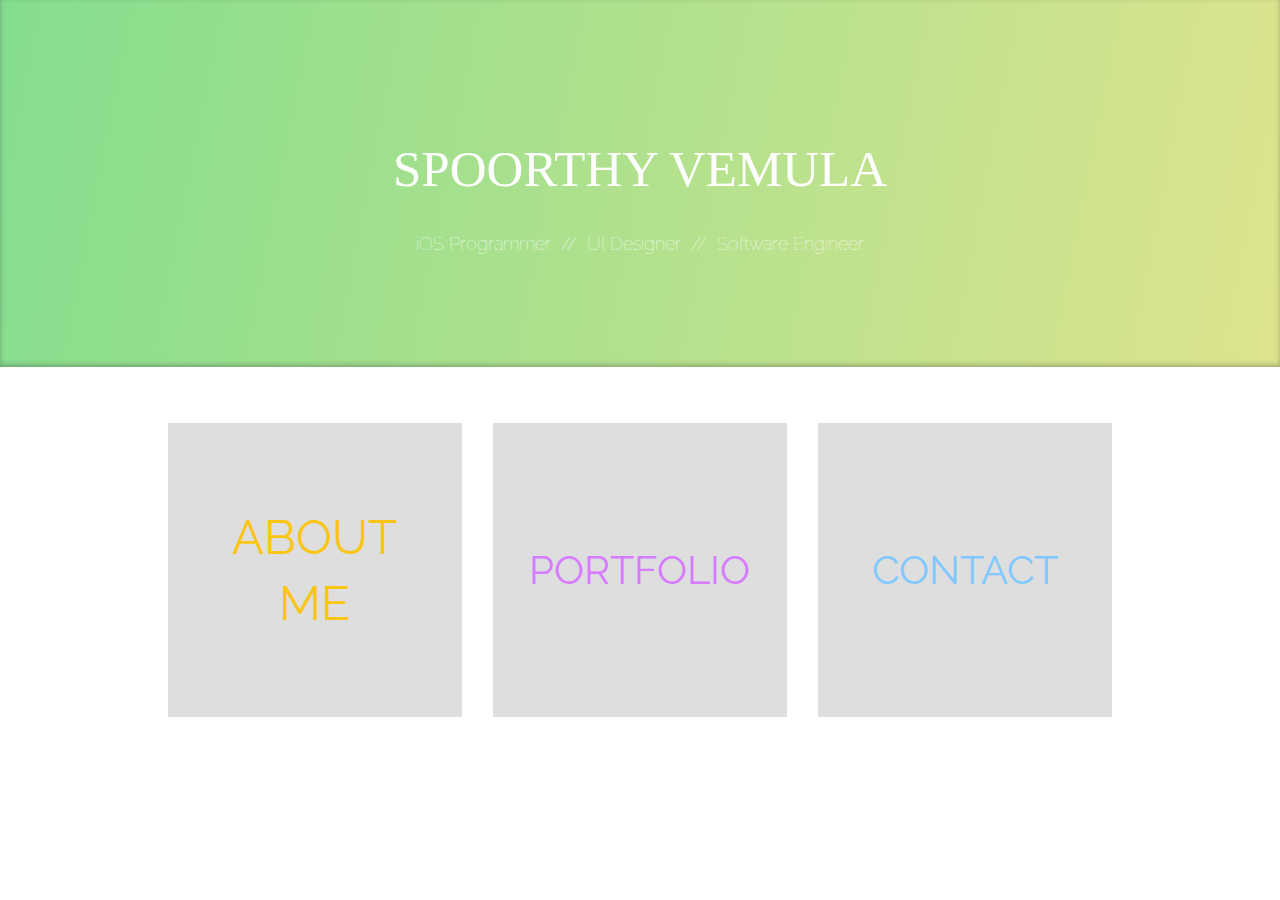
<file: index.html>
<!doctype html>
<html>
<head>
  <meta charset="utf-8">
  <meta name="viewport" content="initial-scale=1.0">
  <title>index</title>
  <link href="http://fonts.googleapis.com/css?family=Raleway:400,400,100" rel="stylesheet" type="text/css">
  <link rel="stylesheet" href="css/standardize.css">
  <link rel="stylesheet" href="css/index-grid.css">
  <link rel="stylesheet" href="css/index.css">
</head>
<body class="body page-index clearfix">
  <div class="element element-1 clearfix">
    <p class="text text-1">SPOORTHY VEMULA</p>
    <p class="text text-2">iOS Programmer &nbsp;// &nbsp;UI Designer &nbsp;// &nbsp;Software Engineer</p>
  </div>
  <div class="container clearfix">
    <div onClick="window.location='about-me.html';" class="element element-2 clearfix">
      <p class="text text-3">ABOUT<br>ME</p>
    </div>
    <div onClick="window.location='portfolio.html';" class="element element-3 clearfix">
      <p class="text text-4">PORTFOLIO</p>
    </div>
    <div onClick="window.location='contact.html';" class="element element-4 clearfix">
      <p class="text text-5">CONTACT</p>
    </div>
  </div>

  <script src="js/jquery-min.js"></script>
</body>
</html>
</file>
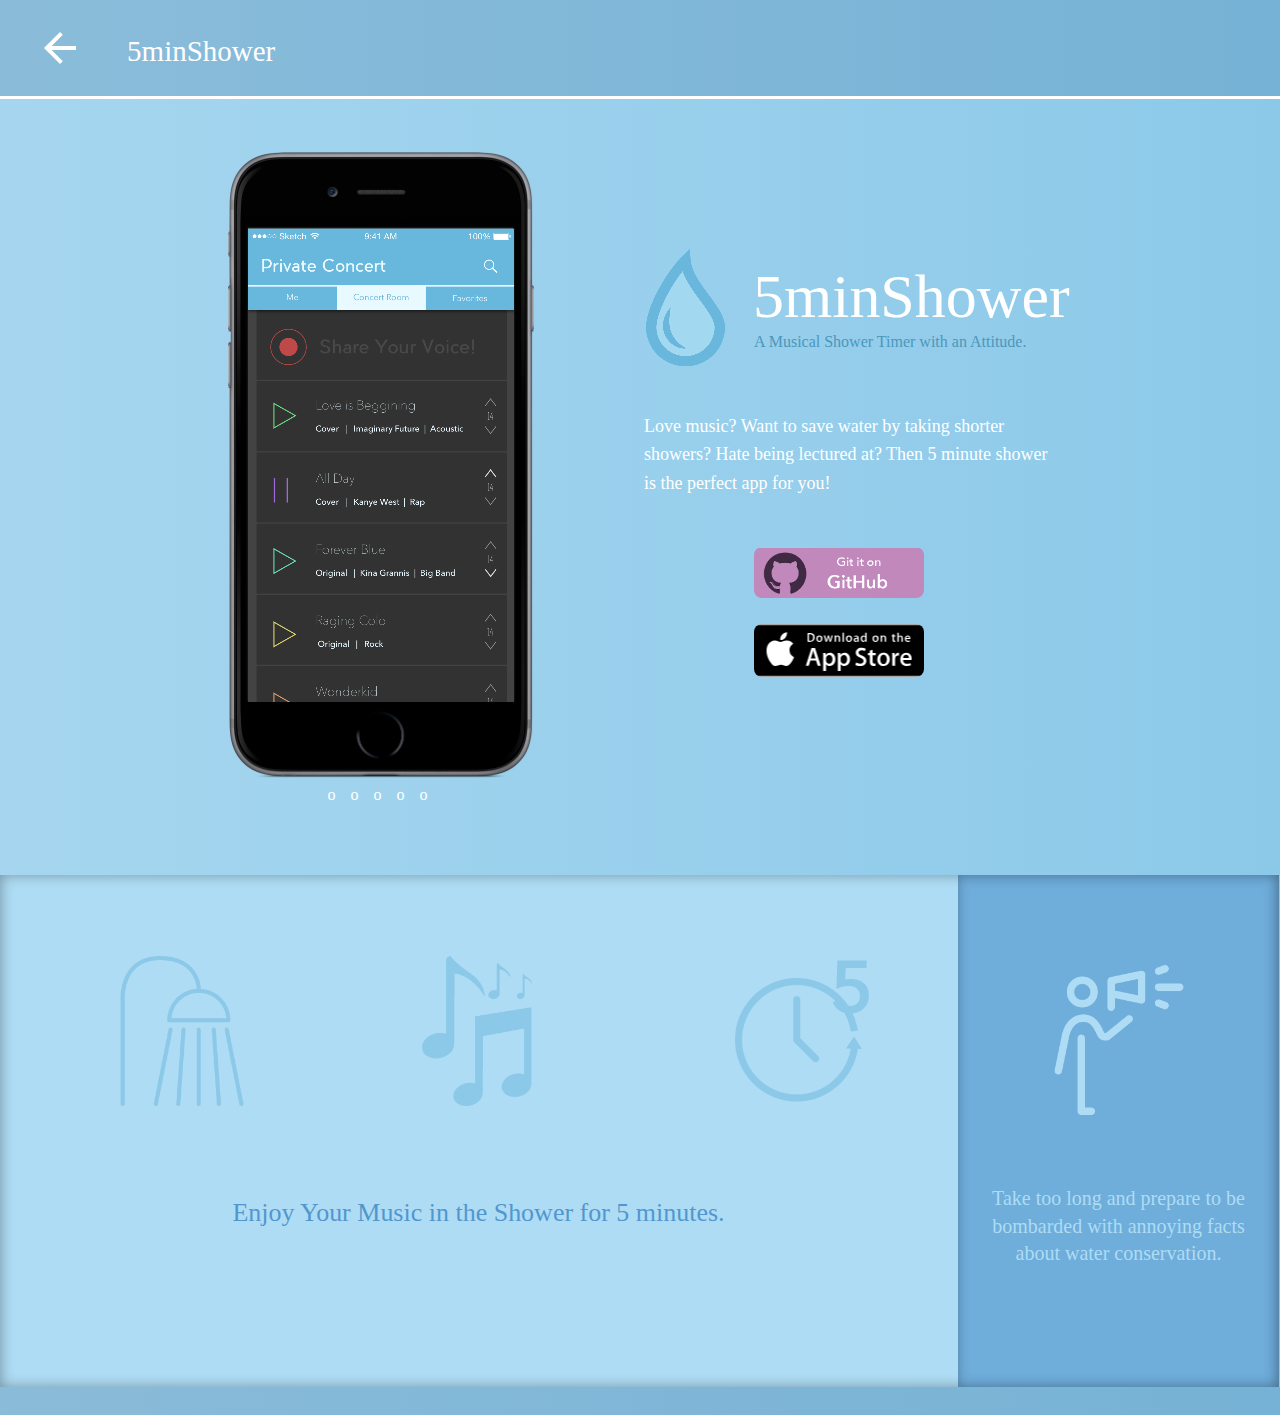
<file: 5minshower.html>
<!doctype html>
<html>
<head>
  <meta charset="utf-8">
  <meta name="viewport" content="initial-scale=1.0">
  <title>5minshower</title>
  <link rel="stylesheet" href="css/standardize.css">
  <link rel="stylesheet" href="css/5minshower-grid.css">
  <link rel="stylesheet" href="css/5minshower.css">
</head>
<body class="body page-5minshower clearfix">
  <div class="element element-1 clearfix">
    <div onClick="window.location='portfolio.html';" class="element"></div>
    <p class="text text-1">5minShower</p>
  </div>
  <div class="container container-1 clearfix">
    <div class="container container-2">
      <div class="container container-3 clearfix js-pics">
        <img class="image image-1" src="images/Concert Room@2x-266x473.png" data-rimage data-src="images/Concert Room@2x-266x473.png" data-srcat2x="images/Concert Room@2x-266x473@2x.png">
        <img class="image image-2" src="images/Recording@2x-266x473.png" data-rimage data-src="images/Recording@2x-266x473.png" data-srcat2x="images/Recording@2x-266x473@2x.png">
        <img class="image image-3" src="images/Recording Details@2x-266x473.png" data-rimage data-src="images/Recording Details@2x-266x473.png" data-srcat2x="images/Recording Details@2x-266x473@2x.png">
        <img class="image image-4" src="images/Me@2x-266x473.png" data-rimage data-src="images/Me@2x-266x473.png" data-srcat2x="images/Me@2x-266x473@2x.png">
      </div>
    </div>
    <div class="container container-4 clearfix">
      <img class="image image-5" src="images/DROPICON-79x117.png" data-rimage data-src="images/DROPICON-79x117.png" data-srcat2x="images/DROPICON-79x117@2x.png">
      <button class="_button _button-1 js-title">5minShower</button>
      <p class="text text-2">A Musical Shower Timer with an Attitude.
</p>
      <button onClick="window.location='https://itunes.apple.com/us/app/5minshower-musical-shower/id1039531381?ls=1&mt=8';" class="_button _button-2"></button>
      <button onClick="window.location='https://github.com/SaagarGodithi/5minShower';" class="_button _button-3"></button>
      <p class="text text-3">Love music? Want to save water by taking shorter showers? Hate being lectured at? Then 5 minute shower is the perfect app for you!</p>
    </div>
    <div class="container container-5 clearfix">
      <button class="_button _button-4 js-button1">o</button>
      <button class="_button _button-5 js-button2">o</button>
      <button class="_button _button-6 js-button3">o</button>
      <button class="_button _button-7 js-button4">o</button>
      <button class="_button _button-8 js-button5">o</button>
    </div>
  </div>
  <div class="container container-6 clearfix">
    <div class="container container-7 clearfix">
      <div class="container container-8 clearfix">
        <img class="image image-6" src="images/shower1 (1)-150x150.png" data-rimage data-src="images/shower1 (1)-150x150.png">
        <img class="image image-7" src="images/quaver11-150x150.png" data-rimage data-src="images/quaver11-150x150.png">
        <img class="image image-8" src="images/Untitled-4-150x150.png" data-rimage data-src="images/Untitled-4-150x150.png" data-srcat2x="images/Untitled-4-150x150@2x.png">
      </div>
      <p class="text text-4">Enjoy Your Music in the Shower for 5 minutes.</p>
    </div>
    <div class="element clearfix">
      <img class="image" src="images/megaphone20 (1)-150x150.png" data-rimage data-src="images/megaphone20 (1)-150x150.png" data-srcat2x="images/megaphone20 (1)-150x150@2x.png">
      <p class="text text-5">Take too long and prepare to be bombarded with annoying facts about water conservation.</p>
    </div>
  </div>
  <div class="element element-4"></div>

  <script src="js/jquery-min.js"></script>
  <script src="js/5minshower.js"></script>
  <script src="js/rimages.js"></script>
</body>
</html>
</file>
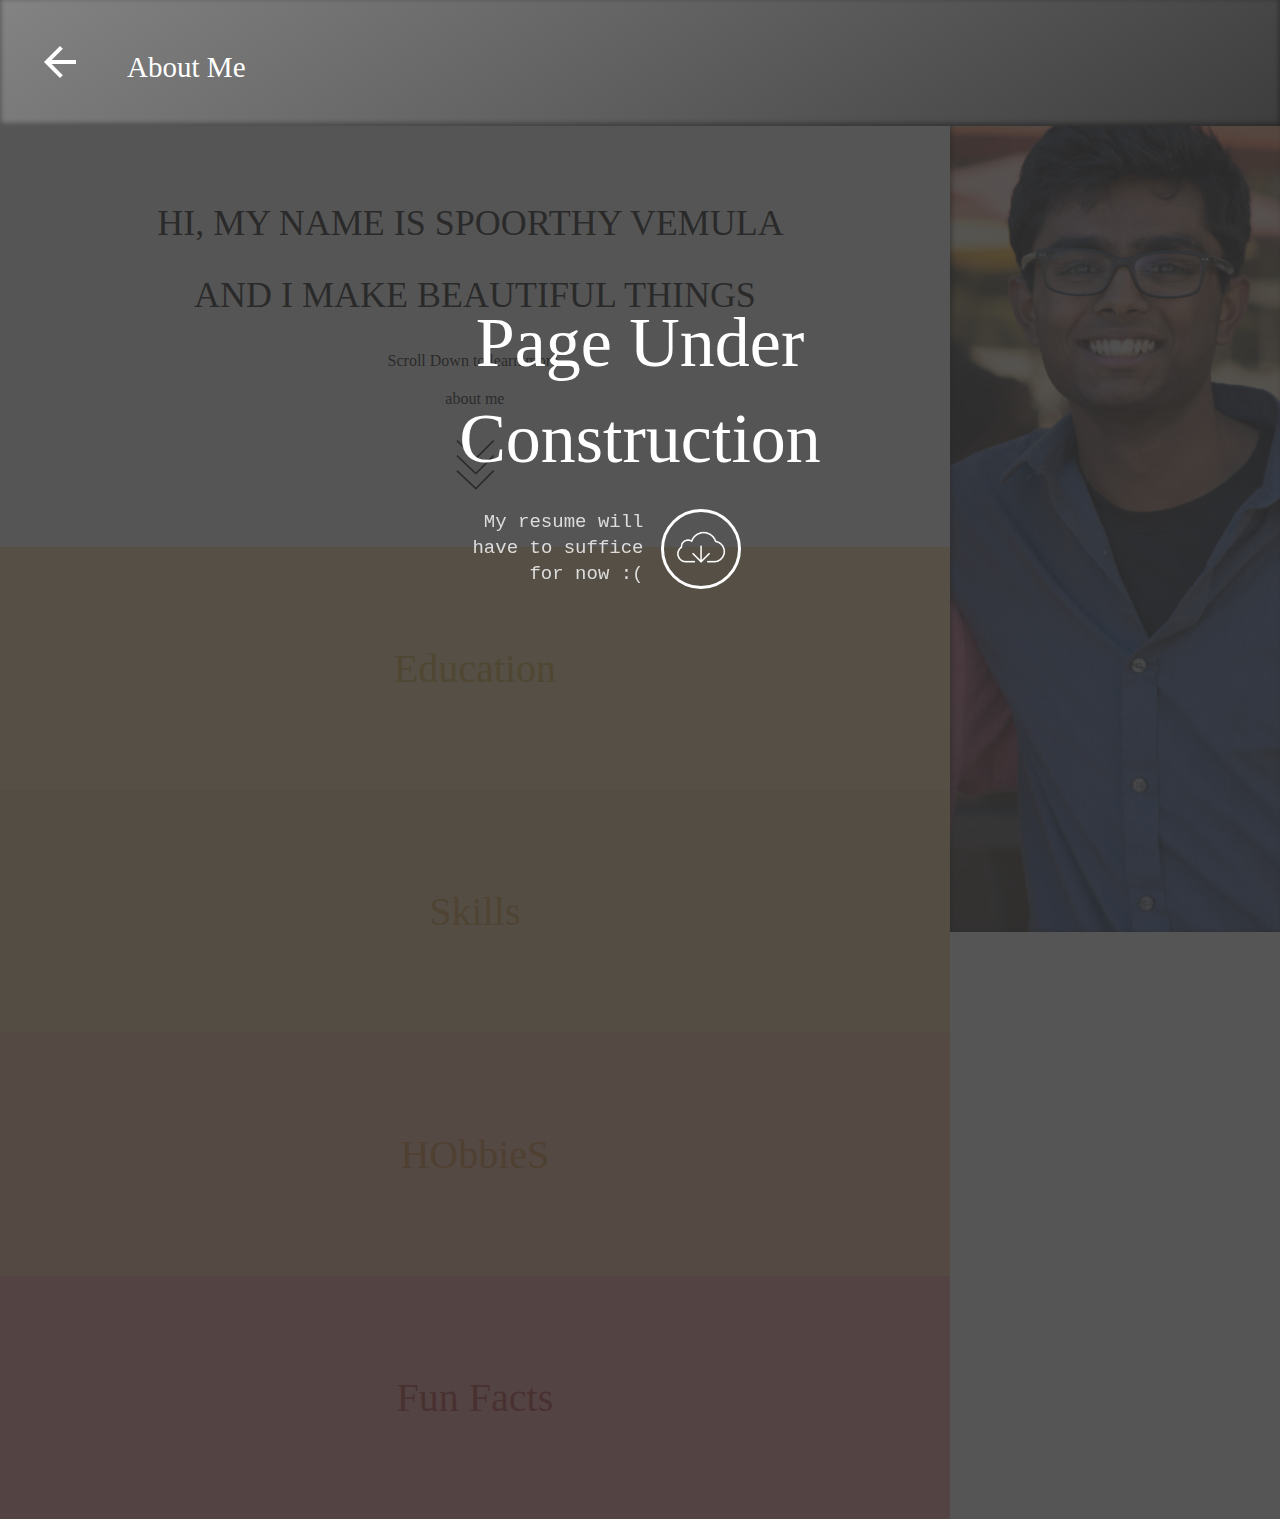
<file: about-me.html>
<!doctype html>
<html>
<head>
  <meta charset="utf-8">
  <meta name="viewport" content="initial-scale=1.0">
  <title>About Me</title>
  <link rel="stylesheet" href="css/standardize.css">
  <link rel="stylesheet" href="css/about-me-grid.css">
  <link rel="stylesheet" href="css/about-me.css">
</head>
<body class="body page-about-me clearfix">
  <div class="element element-1"></div>
  <div class="element element-2 clearfix">
    <div onClick="window.location='index.html';" class="element"></div>
    <p class="text text-1">About Me</p>
  </div>
  <div class="container container-1 clearfix">
    <div class="element element-4 clearfix">
      <div class="text text-2">
        <p>HI, MY NAME IS SPOORTHY VEMULA&nbsp;</p>
        <p>AND I MAKE BEAUTIFUL THINGS</p>
</div>
      <div class="text text-3">
        <p>Scroll Down to learn more&nbsp;</p>
        <p>about me</p>
</div>
      <img class="image" src="images/Untitled-1-50x50.png" data-rimage data-src="images/Untitled-1-50x50.png" data-srcat2x="images/Untitled-1-50x50@2x.png">
    </div>
    <div onClick="window.location='education.html';" class="element element-5 clearfix">
      <p class="text text-4">Education</p>
    </div>
    <div onClick="window.location='skills.html';" class="element element-6 clearfix">
      <p class="text text-5">Skills</p>
    </div>
    <div onClick="window.location='hobbies.html';" class="element element-7 clearfix">
      <p class="text text-6">HObbieS</p>
    </div>
    <div class="element element-8 clearfix">
      <p class="text text-7">Fun Facts</p>
    </div>
  </div>
  <div class="container container-2">
    <div class="container">
      <button onClick="window.location='https://drive.google.com/file/d/0B1aKPG-JHNhJNUFXWlZ3VGRvZVE/view?usp=sharing';" class="_button"></button>
      <p class="text text-8">My resume will have to suffice for now :(</p>
    </div>
    <p class="text text-9">Page Under Construction</p>
  </div>
  <div class="element element-9"></div>

  <script src="js/jquery-min.js"></script>
  <script src="js/rimages.js"></script>
</body>
</html>
</file>
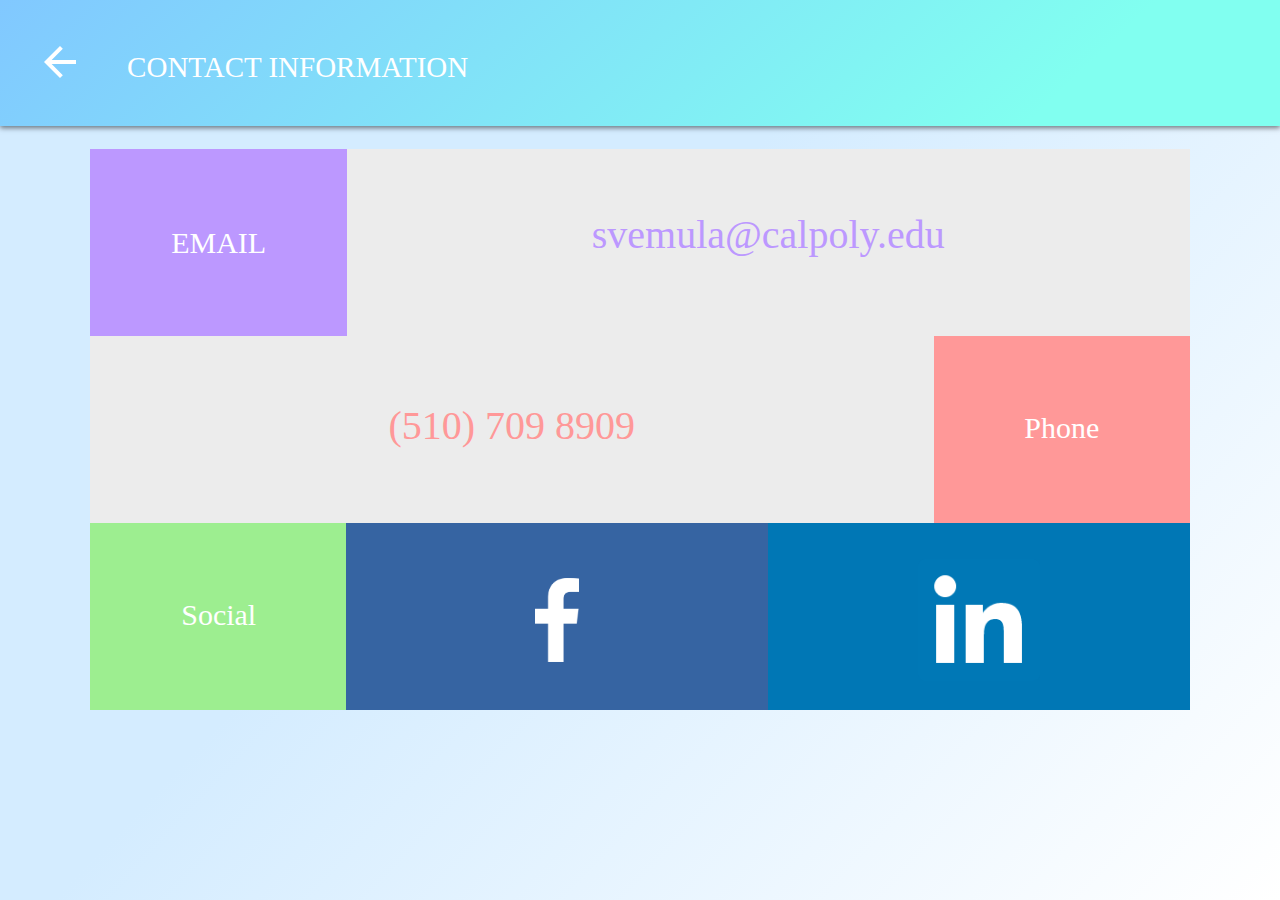
<file: contact-copy.html>
<!doctype html>
<html>
<head>
  <meta charset="utf-8">
  <meta name="viewport" content="initial-scale=1.0">
  <title>Contact Info</title>
  <link rel="stylesheet" href="css/standardize.css">
  <link rel="stylesheet" href="css/contact-copy-grid.css">
  <link rel="stylesheet" href="css/contact-copy.css">
</head>
<body class="body page-contact-copy clearfix">
  <div class="element _container element-1 clearfix">
    <div onClick="window.location='index.html';" class="element _element element-2"></div>
    <p class="text text-1">CONTACT INFORMATION</p>
  </div>
  <div class="element _container element-3 clearfix">
    <div class="element _container element-4 clearfix">
      <p class="text text-2">EMAIL</p>
    </div>
    <div class="element _container element-5 clearfix">
      <p class="text text-3">svemula@calpoly.edu</p>
    </div>
  </div>
  <div class="element _container element-6 clearfix">
    <div class="element _container element-7 clearfix">
      <p class="text text-4">(510) 709 8909</p>
    </div>
    <div class="element _container element-8 clearfix">
      <p class="text text-5">Phone</p>
    </div>
  </div>
  <div class="element _container element-9 clearfix">
    <div class="element _container element-10 clearfix">
      <p class="text text-6">Social</p>
    </div>
    <div onClick="window.location='https://www.facebook.com/spoorthy.vemula';" class="element _container element-11 clearfix">
      <div class="element _element element-12"></div>
    </div>
    <div onClick="window.location='https://www.linkedin.com/in/spoorthy-vemula-7412b5a7';" class="element _container element-13 clearfix">
      <div class="element _element element-14"></div>
    </div>
  </div>

  <script src="js/jquery-min.js"></script>
</body>
</html>
</file>
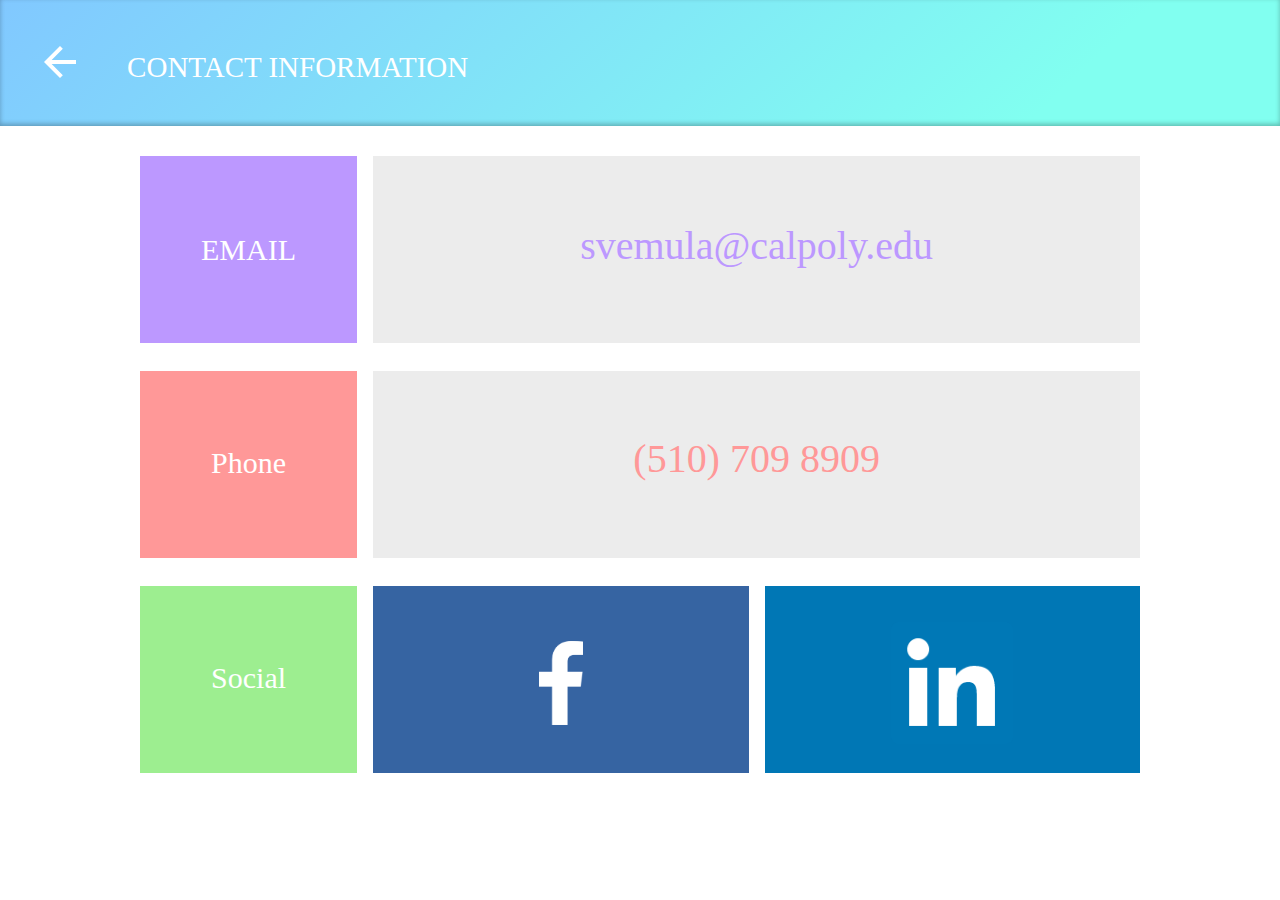
<file: contact.html>
<!doctype html>
<html>
<head>
  <meta charset="utf-8">
  <meta name="viewport" content="initial-scale=1.0">
  <title>Contact Info</title>
  <link rel="stylesheet" href="css/standardize.css">
  <link rel="stylesheet" href="css/contact-grid.css">
  <link rel="stylesheet" href="css/contact.css">
</head>
<body class="body page-contact clearfix">
  <div class="element _container element-1 clearfix">
    <div onClick="window.location='index.html';" class="element _element element-2"></div>
    <p class="text text-1">CONTACT INFORMATION</p>
  </div>
  <div class="element _container element-3 clearfix">
    <div class="element _container element-4 clearfix">
      <p class="text text-2">EMAIL</p>
    </div>
    <div class="element _container element-5 clearfix">
      <p class="text text-3">svemula@calpoly.edu<br></p>
    </div>
  </div>
  <div class="element _container element-6 clearfix">
    <div class="element _container element-7 clearfix">
      <p class="text text-4">Phone</p>
    </div>
    <div class="element _container element-8 clearfix">
      <p class="text text-5">(510) 709 8909</p>
    </div>
  </div>
  <div class="element _container element-9 clearfix">
    <div class="element _container element-10 clearfix">
      <p class="text text-6">Social</p>
    </div>
    <div onClick="window.location='https://www.facebook.com/spoorthy.vemula';" class="element _container element-11 clearfix">
      <div class="element _element element-12"></div>
    </div>
    <div onClick="window.location='https://www.linkedin.com/in/spoorthy-vemula-7412b5a7';" class="element _container element-13 clearfix">
      <div class="element _element element-14"></div>
    </div>
  </div>
  <div class="container _container"></div>

  <script src="js/jquery-min.js"></script>
</body>
</html>
</file>
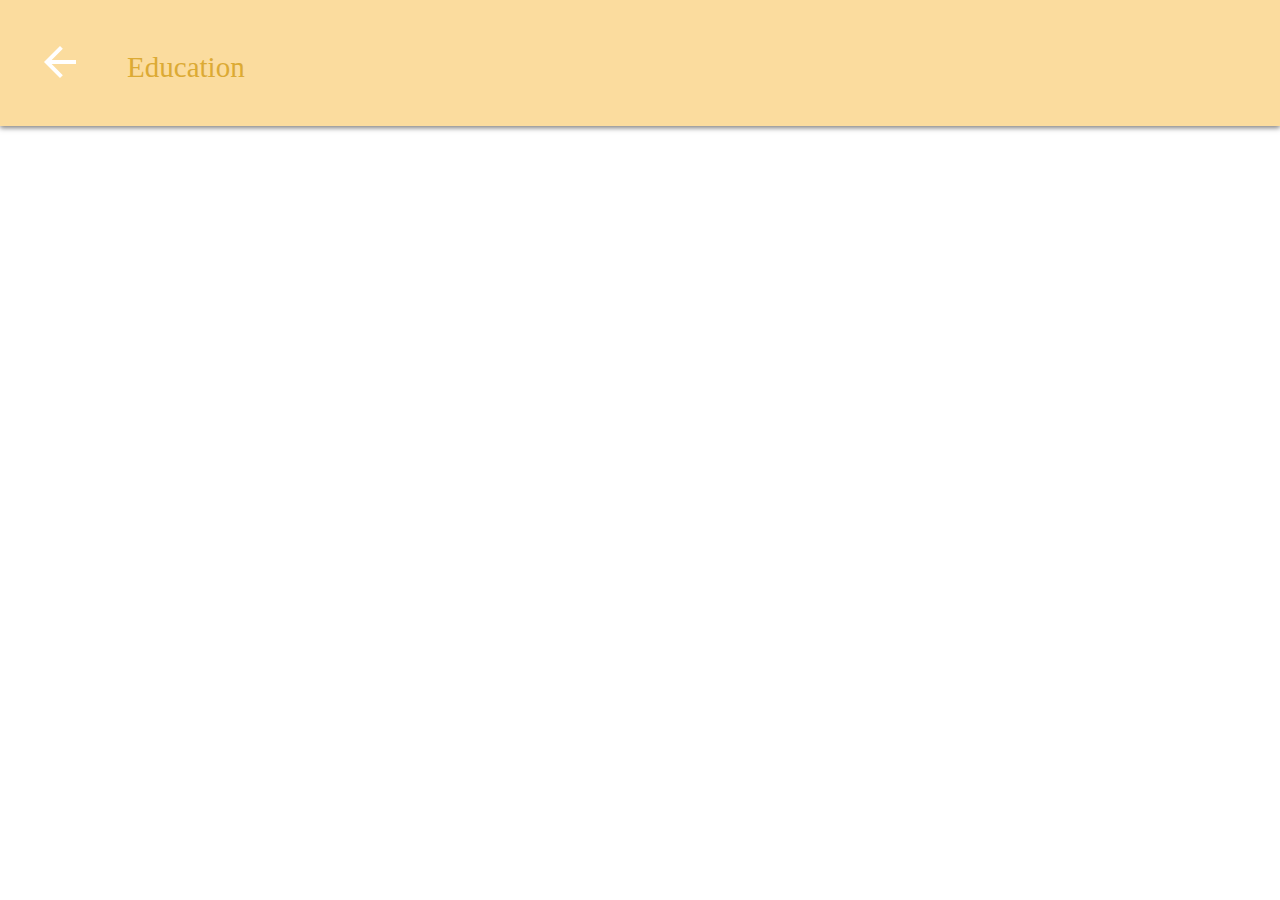
<file: education.html>
<!doctype html>
<html>
<head>
  <meta charset="utf-8">
  <meta name="viewport" content="initial-scale=1.0">
  <title>education</title>
  <link rel="stylesheet" href="css/standardize.css">
  <link rel="stylesheet" href="css/education-grid.css">
  <link rel="stylesheet" href="css/education.css">
</head>
<body class="body page-education clearfix">
  <div class="element _container clearfix">
    <div onClick="window.location='about-me.html';" class="element _element"></div>
    <p class="text">Education</p>
  </div>

  <script src="js/jquery-min.js"></script>
</body>
</html>
</file>
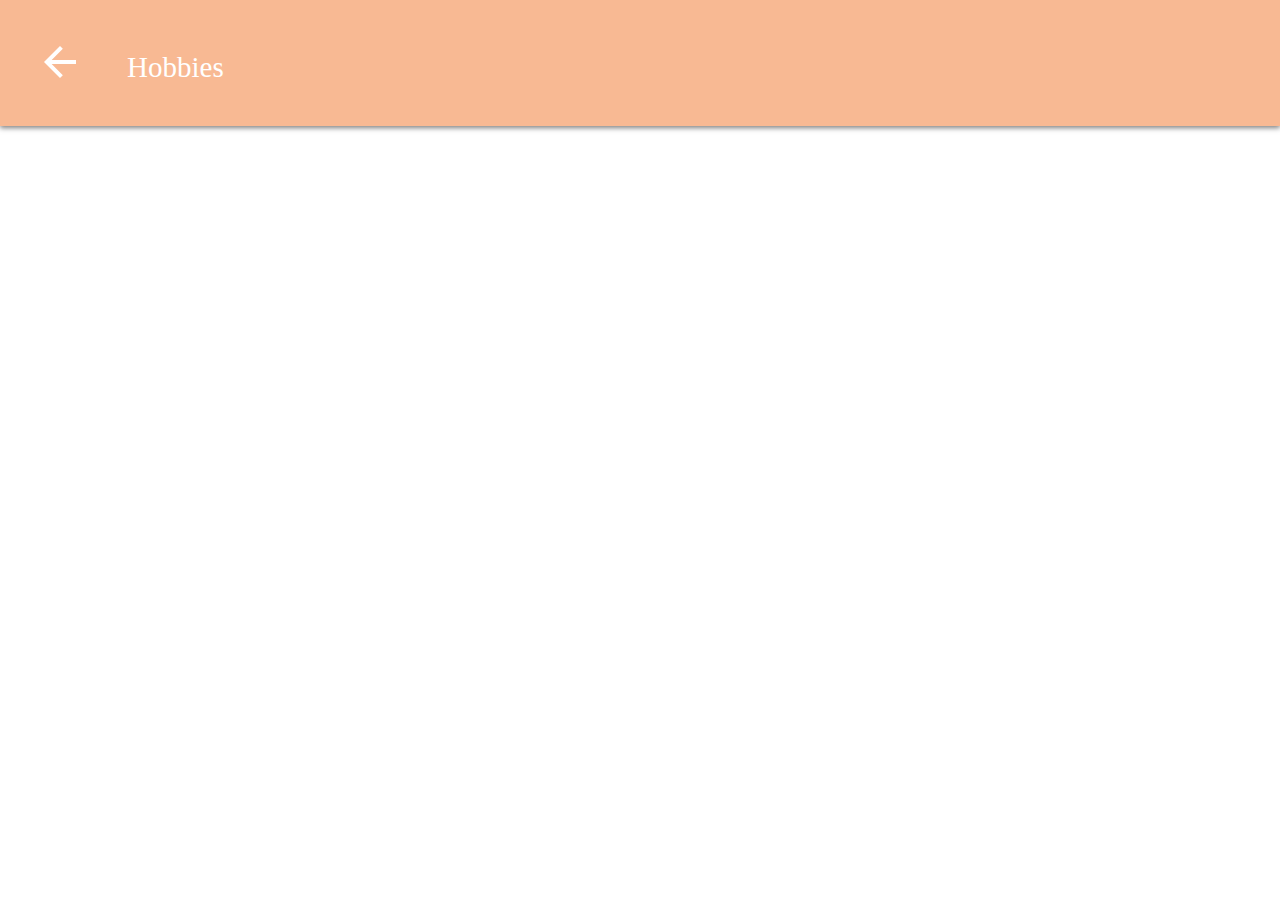
<file: hobbies.html>
<!doctype html>
<html>
<head>
  <meta charset="utf-8">
  <meta name="viewport" content="initial-scale=1.0">
  <title>Skills</title>
  <link rel="stylesheet" href="css/standardize.css">
  <link rel="stylesheet" href="css/hobbies-grid.css">
  <link rel="stylesheet" href="css/hobbies.css">
</head>
<body class="body page-hobbies clearfix">
  <div class="element _container clearfix">
    <div onClick="window.location='about-me.html';" class="element _element"></div>
    <p class="text">Hobbies</p>
  </div>

  <script src="js/jquery-min.js"></script>
</body>
</html>
</file>
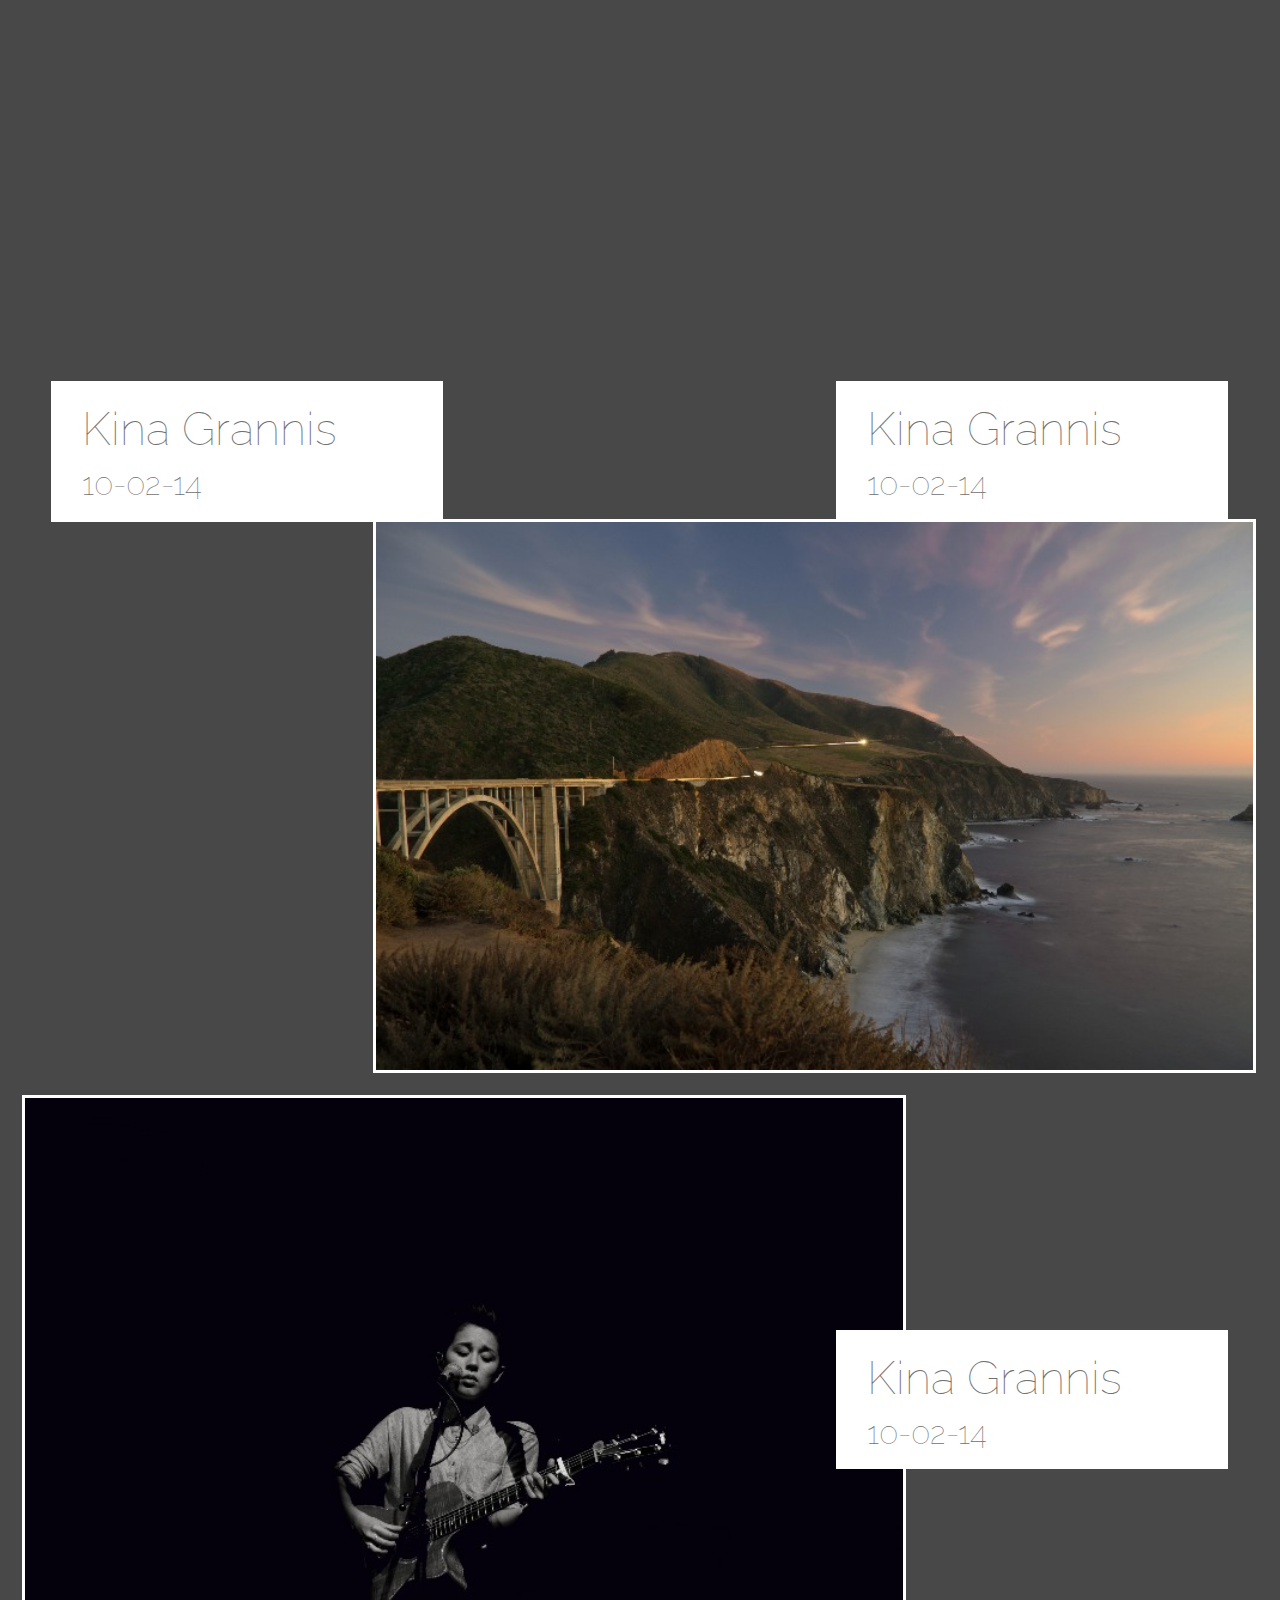
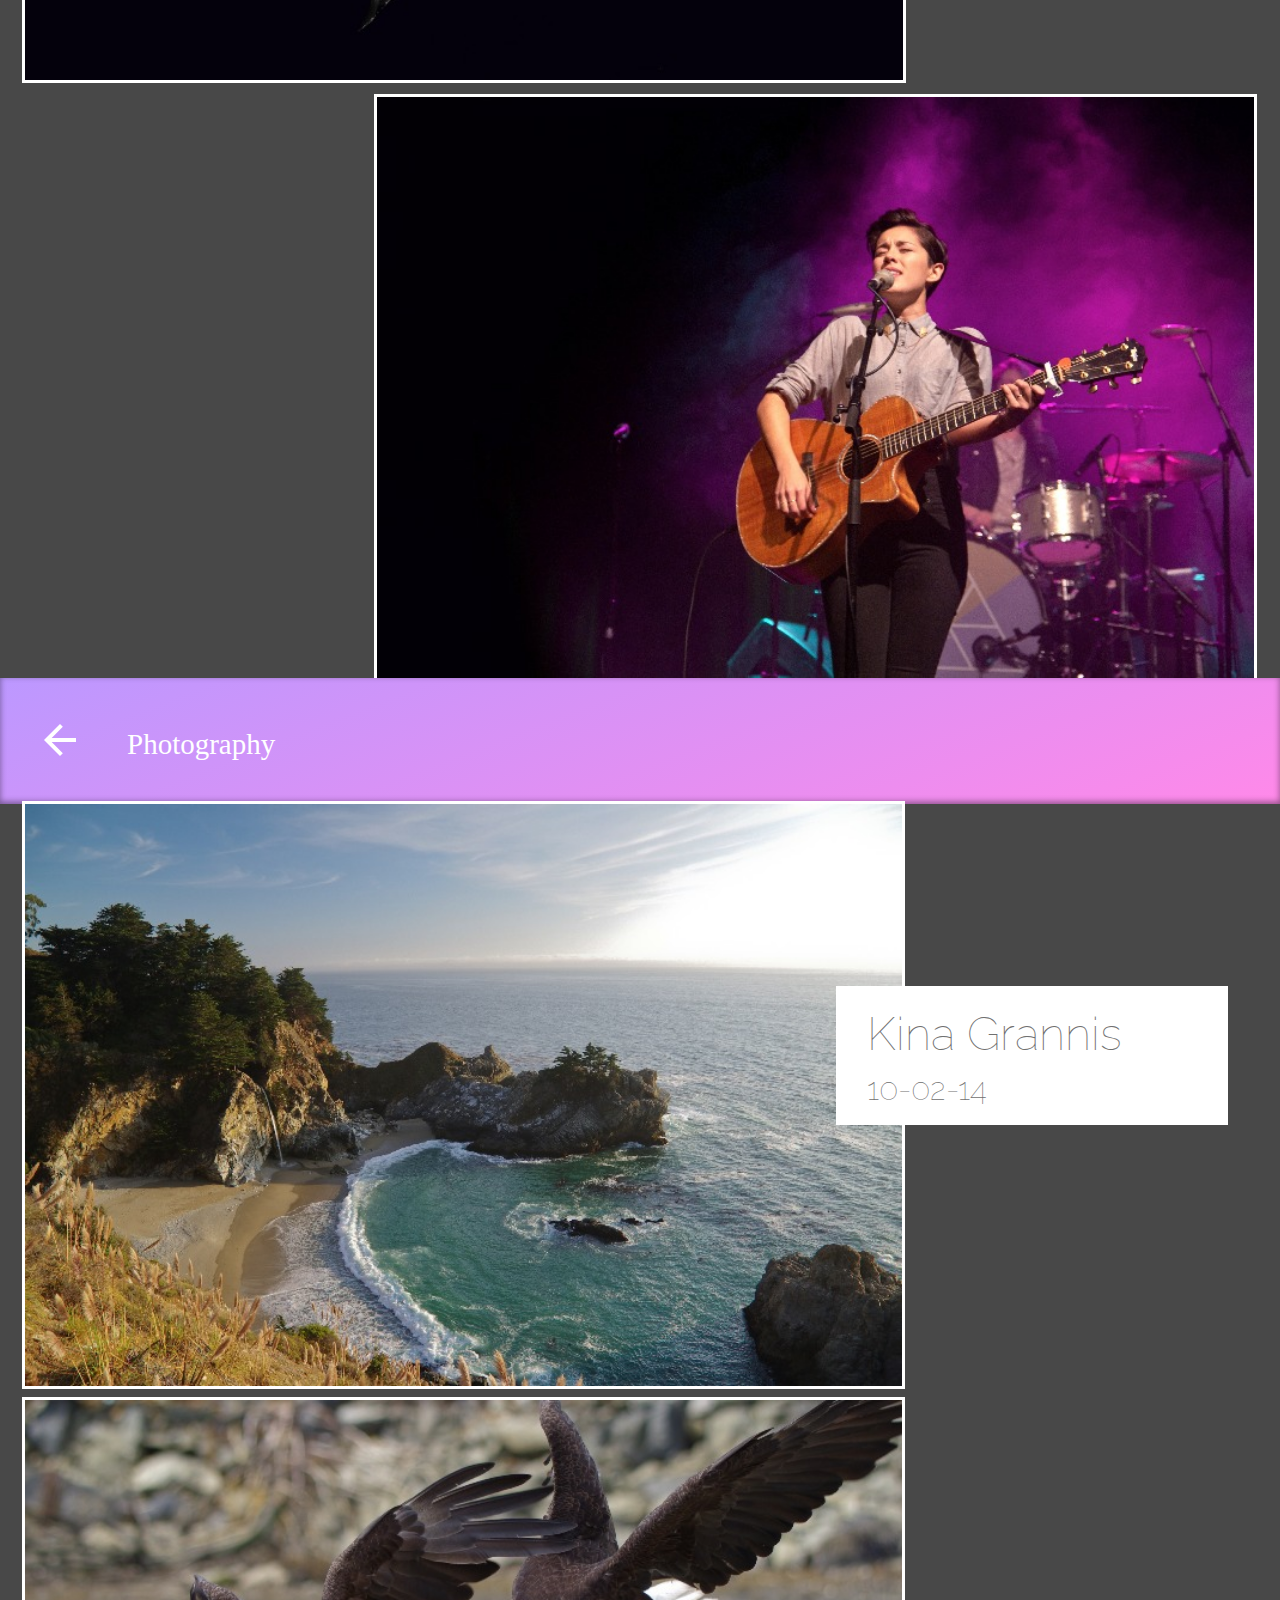
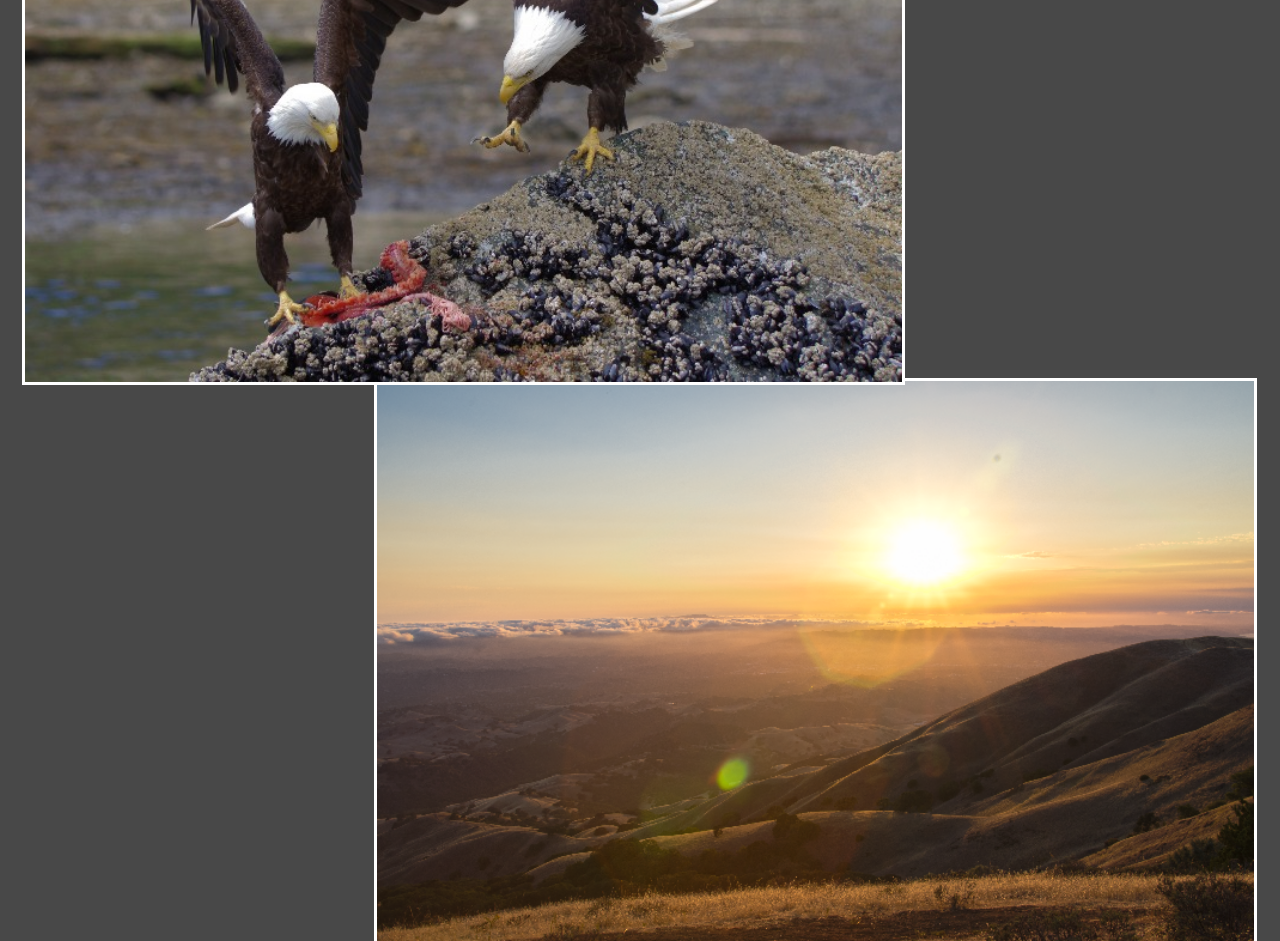
<file: photography-copy.html>
<!doctype html>
<html>
<head>
  <meta charset="utf-8">
  <meta name="viewport" content="initial-scale=1.0">
  <title>photography-copy</title>
  <link href="http://fonts.googleapis.com/css?family=Raleway:100" rel="stylesheet" type="text/css">
  <link rel="stylesheet" href="css/standardize.css">
  <link rel="stylesheet" href="css/photography-copy-grid.css">
  <link rel="stylesheet" href="css/photography-copy.css">
</head>
<body class="body page-photography-copy clearfix">
  <div class="container container-1 clearfix">
    <p class="text text-1">Kina Grannis</p>
    <p class="text text-2">10-02-14</p>
  </div>
  <img class="image image-1" src="images/IMGP7718-733x458.jpg" data-rimage data-src="images/IMGP7718-733x458.jpg" data-srcat2x="images/IMGP7718-733x458@2x.jpg">
  <img class="image image-2" src="images/Copy of IMGP7638-Edit-2-733x486.jpg" data-rimage data-src="images/Copy of IMGP7638-Edit-2-733x486.jpg" data-srcat2x="images/Copy of IMGP7638-Edit-2-733x486@2x.jpg">
  <div class="container container-2 clearfix">
    <p class="text text-3">Kina Grannis</p>
    <p class="text text-4">10-02-14</p>
  </div>
  <img class="image image-3" src="images/Copy of IMGP7621-Edit-733x486.jpg" data-rimage data-src="images/Copy of IMGP7621-Edit-733x486.jpg" data-srcat2x="images/Copy of IMGP7621-Edit-733x486@2x.jpg">
  <div class="element element-1 clearfix">
    <div onClick="window.location='index.html';" class="element _element"></div>
    <p class="text">Photography</p>
  </div>
  <img class="image image-4" src="images/IMGP7651-733x486.jpg" data-rimage data-src="images/IMGP7651-733x486.jpg" data-srcat2x="images/IMGP7651-733x486@2x.jpg">
  <div class="container container-3 clearfix">
    <p class="text text-6">Kina Grannis</p>
    <p class="text text-7">10-02-14</p>
  </div>
  <div class="container container-4 clearfix">
    <p class="text text-8">Kina Grannis</p>
    <p class="text text-9">10-02-14</p>
  </div>
  <div class="container container-5 clearfix">
    <p class="text text-10">Kina Grannis</p>
    <p class="text text-11">10-02-14</p>
  </div>
  <div class="container container-6 clearfix">
    <p class="text text-12">Kina Grannis</p>
    <p class="text text-13">10-02-14</p>
  </div>
  <img class="image image-5" src="images/IMGP6915-1405412511-O-733x486.jpg" data-rimage data-src="images/IMGP6915-1405412511-O-733x486.jpg" data-srcat2x="images/IMGP6915-1405412511-O-733x486@2x.jpg">
  <img class="image image-6" src="images/Copy of MtDiabloHDR2-733x468.png" data-rimage data-src="images/Copy of MtDiabloHDR2-733x468.png" data-srcat2x="images/Copy of MtDiabloHDR2-733x468@2x.png">

  <script src="js/jquery-min.js"></script>
  <script src="js/rimages.js"></script>
</body>
</html>
</file>
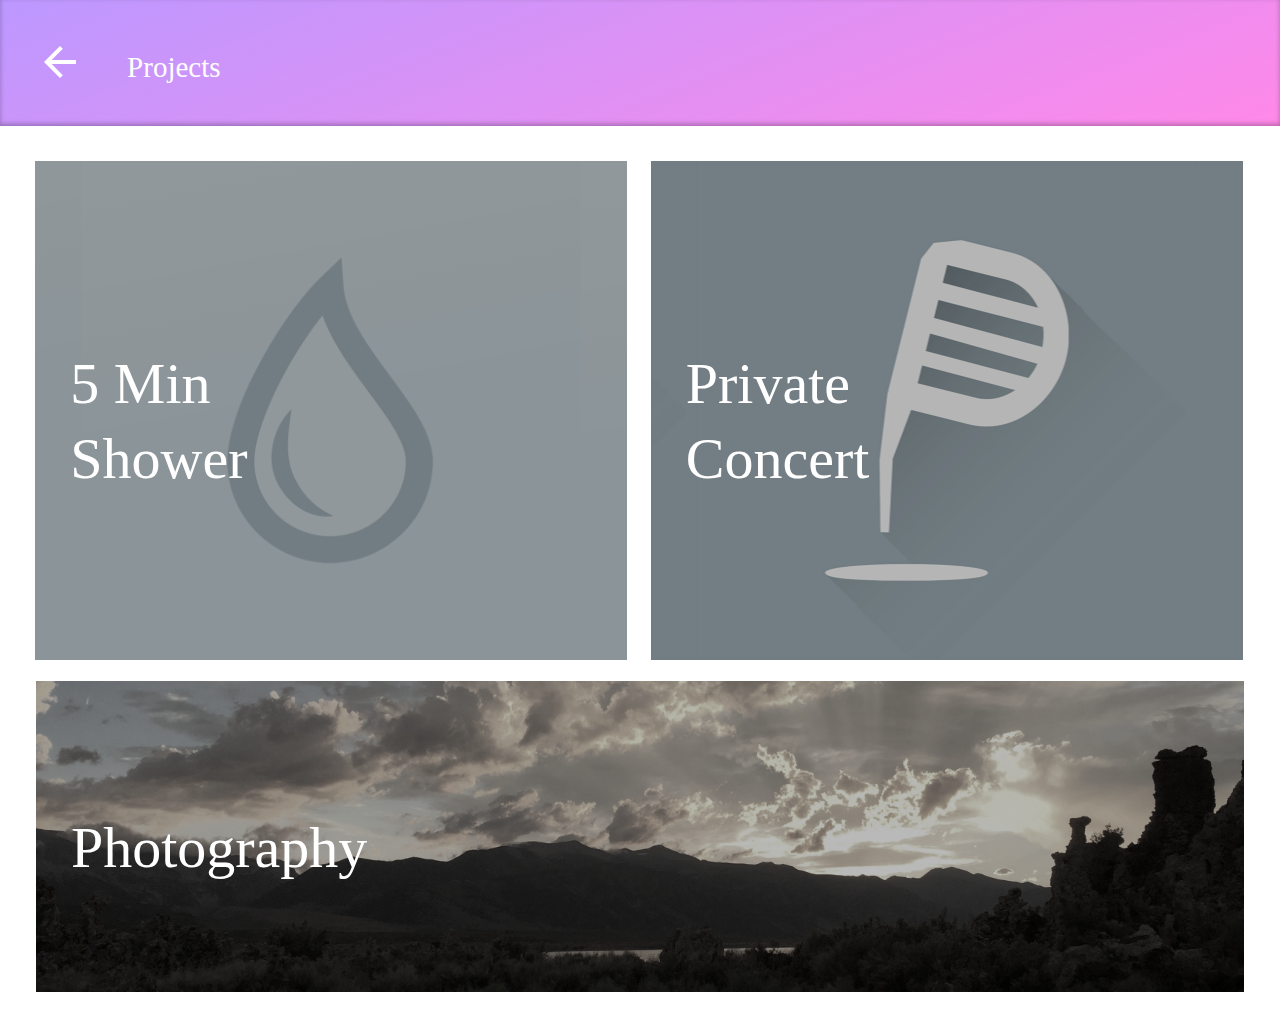
<file: portfolio.html>
<!doctype html>
<html>
<head>
  <meta charset="utf-8">
  <meta name="viewport" content="initial-scale=1.0">
  <title>portfolio</title>
  <link rel="stylesheet" href="css/standardize.css">
  <link rel="stylesheet" href="css/portfolio-grid.css">
  <link rel="stylesheet" href="css/portfolio.css">
</head>
<body class="body page-portfolio clearfix">
  <div class="element element-1 clearfix">
    <div onClick="window.location='index.html';" class="element _element"></div>
    <p class="text text-1">Projects</p>
  </div>
  <div onClick="window.location='5minshower.html';" class="element element-3 clearfix">
    <div class="text text-2">
      <p>5 Min</p>
      <p>Shower</p>
</div>
  </div>
  <div onClick="window.location='privateconcert.html';" class="element element-4 clearfix">
    <div class="text text-3">
      <p>Private</p>
      <p>Concert</p>
</div>
  </div>
  <div onClick="window.location='photography.html';" class="element element-5 clearfix">
    <p class="text text-4">Photography</p>
  </div>
  <div onClick="window.location='5minshower.html';" class="element _element element-6"></div>

  <script src="js/jquery-min.js"></script>
</body>
</html>
</file>
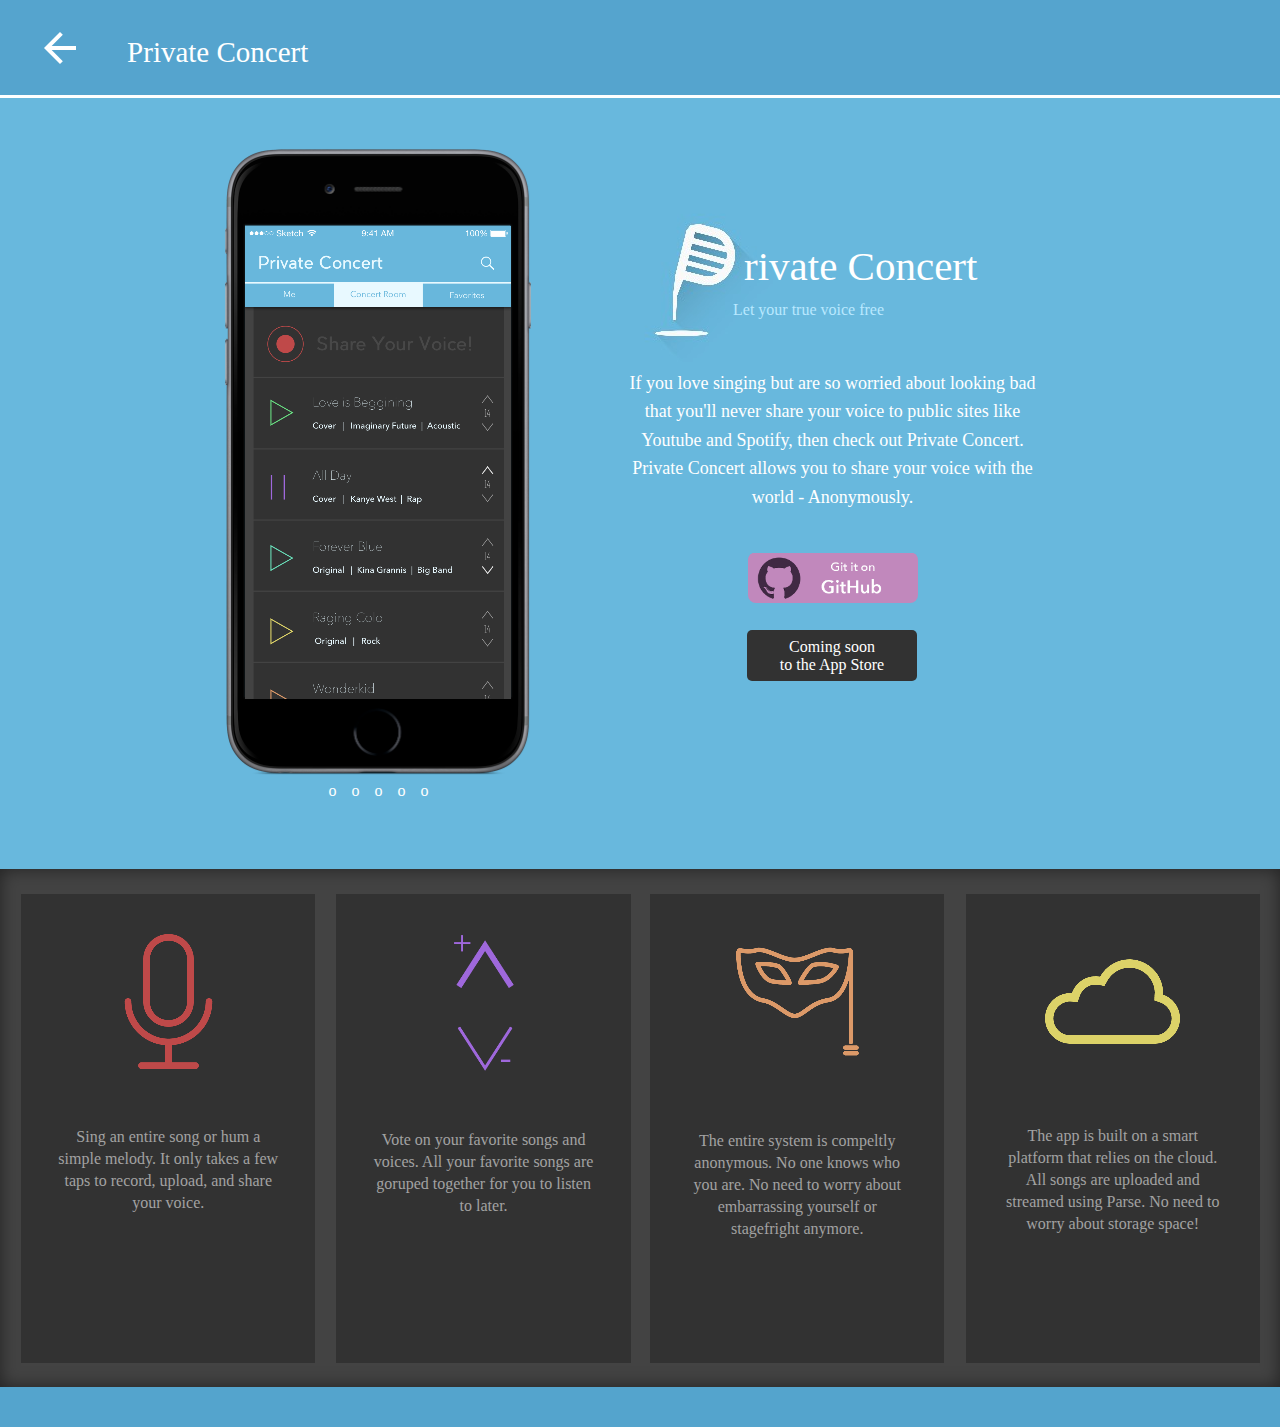
<file: privateconcert.html>
<!doctype html>
<html>
<head>
  <meta charset="utf-8">
  <meta name="viewport" content="initial-scale=1.0">
  <title>privateconcert</title>
  <link rel="stylesheet" href="css/standardize.css">
  <link rel="stylesheet" href="css/privateconcert-grid.css">
  <link rel="stylesheet" href="css/privateconcert.css">
</head>
<body class="body page-privateconcert clearfix">
  <div class="element element-1 clearfix">
    <div onClick="window.location='portfolio.html';" class="element"></div>
    <p class="text text-1">Private Concert</p>
  </div>
  <div class="container container-1 clearfix">
    <div class="container container-2">
      <div class="container container-3 clearfix js-pics">
        <img class="image image-1" src="images/Concert Room@2x-266x473-1.png" data-rimage data-src="images/Concert Room@2x-266x473-1.png" data-srcat2x="images/Concert Room@2x-266x473-1@2x.png">
        <img class="image image-2" src="images/Recording@2x-266x473-1.png" data-rimage data-src="images/Recording@2x-266x473-1.png" data-srcat2x="images/Recording@2x-266x473-1@2x.png">
        <img class="image image-3" src="images/Recording Details@2x-266x473-1.png" data-rimage data-src="images/Recording Details@2x-266x473-1.png" data-srcat2x="images/Recording Details@2x-266x473-1@2x.png">
        <img class="image image-4" src="images/Me@2x-266x473-1.png" data-rimage data-src="images/Me@2x-266x473-1.png" data-srcat2x="images/Me@2x-266x473-1@2x.png">
      </div>
    </div>
    <div class="container container-4 clearfix">
      <img class="image image-5" src="images/iTunesArtwork@2x-164x164.jpg" data-rimage data-src="images/iTunesArtwork@2x-164x164.jpg" data-srcat2x="images/iTunesArtwork@2x-164x164@2x.jpg">
      <p class="text text-2">Let your true voice free</p>
      <button class="_button _button-1 js-title">rivate Concert</button>
      <button onClick="window.location='https://github.com/SaagarGodithi/5minShower';" class="_button _button-2"></button>
      <p class="text text-3">If you love singing but are so worried about looking bad that you'll never share your voice to public sites like Youtube and Spotify, then check out Private Concert. Private Concert allows you to share your voice with the world - Anonymously.</p>
      <button class="_button _button-3">
        <p>Coming soon</p>
        <p>to the App Store</p>
      </button>
    </div>
    <div class="container container-5 clearfix">
      <button class="_button _button-4 js-button1">o</button>
      <button class="_button _button-5 js-button2">o</button>
      <button class="_button _button-6 js-button3">o</button>
      <button class="_button _button-7 js-button4">o</button>
      <button class="_button _button-8 js-button5">o</button>
    </div>
  </div>
  <div class="container container-6"></div>
  <div class="element element-3 clearfix">
    <img class="image image-6" src="images/mic14-135x135.png" data-rimage data-src="images/mic14-135x135.png" data-srcat2x="images/mic14-135x135@2x.png">
    <p class="text text-4">Sing an entire song or hum a simple melody. It only takes a few taps to record, upload, and share your voice.</p>
  </div>
  <div class="element element-4 clearfix">
    <img class="image image-7" src="images/Path 353 + Path 353 Copy 4 + 14 Copy Copy@3x-61x137.png" data-rimage data-src="images/Path 353 + Path 353 Copy 4 + 14 Copy Copy@3x-61x137.png" data-srcat2x="images/Path 353 + Path 353 Copy 4 + 14 Copy Copy@3x-61x137@2x.png">
    <p class="text text-5">Vote on your favorite songs and voices. All your favorite songs are goruped together for you to listen to later.</p>
  </div>
  <div class="element element-5 clearfix">
    <img class="image image-8" src="images/costume4-135x135.png" data-rimage data-src="images/costume4-135x135.png" data-srcat2x="images/costume4-135x135@2x.png">
    <p class="text text-6">The entire system is compeltly anonymous. No one knows who you are. No need to worry about embarrassing yourself or stagefright anymore.</p>
  </div>
  <div class="element element-6 clearfix">
    <img class="image image-9" src="images/cloud127-135x135.png" data-rimage data-src="images/cloud127-135x135.png" data-srcat2x="images/cloud127-135x135@2x.png">
    <p class="text text-7">The app is built on a smart platform that relies on the cloud. All songs are uploaded and streamed using Parse. No need to worry about storage space!</p>
  </div>
  <div class="element element-7"></div>

  <script src="js/jquery-min.js"></script>
  <script src="js/privateconcert.js"></script>
  <script src="js/rimages.js"></script>
</body>
</html>
</file>
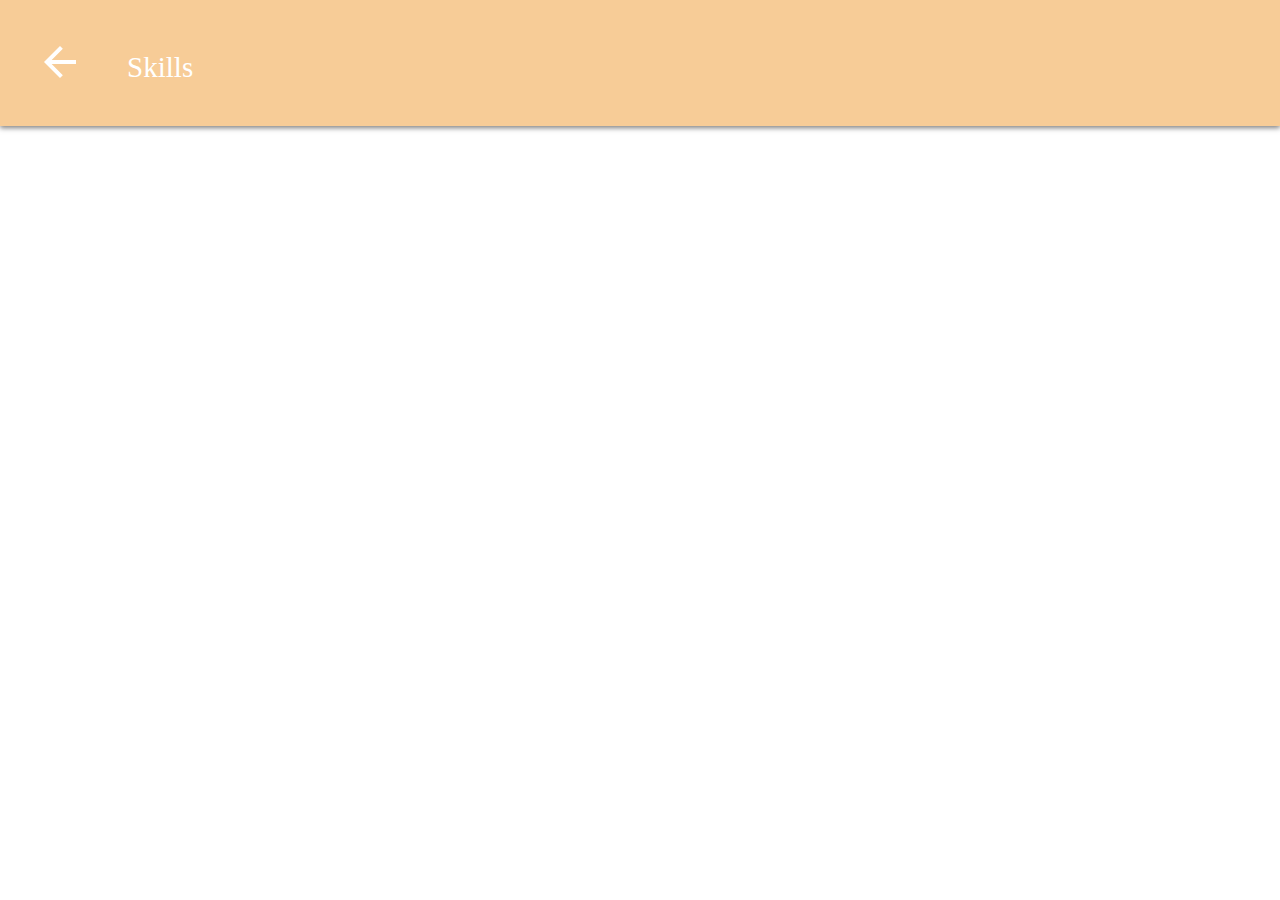
<file: skills.html>
<!doctype html>
<html>
<head>
  <meta charset="utf-8">
  <meta name="viewport" content="initial-scale=1.0">
  <title>Skills</title>
  <link rel="stylesheet" href="css/standardize.css">
  <link rel="stylesheet" href="css/skills-grid.css">
  <link rel="stylesheet" href="css/skills.css">
</head>
<body class="body page-skills clearfix">
  <div class="element _container clearfix">
    <div onClick="window.location='about-me.html';" class="element _element"></div>
    <p class="text">Skills</p>
  </div>

  <script src="js/jquery-min.js"></script>
</body>
</html>
</file>
<file: css/index-grid.css>
.fluid-span-1 {
  width: 6.5%;
}

.fluid-span-2 {
  width: 15%;
}

.fluid-span-3 {
  width: 23.5%;
}

.fluid-span-4 {
  width: 32%;
}

.fluid-span-5 {
  width: 40.5%;
}

.fluid-span-6 {
  width: 49%;
}

.fluid-span-7 {
  width: 57.5%;
}

.fluid-span-8 {
  width: 66%;
}

.fluid-span-9 {
  width: 74.5%;
}

.fluid-span-10 {
  width: 83%;
}

.fluid-span-11 {
  width: 91.5%;
}

.fluid-span-12 {
  width: 100%;
}

.fluid-offset-1 {
  margin-left: 8.5%;
}

.fluid-offset-2 {
  margin-left: 17%;
}

.fluid-offset-3 {
  margin-left: 25.5%;
}

.fluid-offset-4 {
  margin-left: 34%;
}

.fluid-offset-5 {
  margin-left: 42.5%;
}

.fluid-offset-6 {
  margin-left: 51%;
}

.fluid-offset-7 {
  margin-left: 59.5%;
}

.fluid-offset-8 {
  margin-left: 68%;
}

.fluid-offset-9 {
  margin-left: 76.5%;
}

.fluid-offset-10 {
  margin-left: 85%;
}

.fluid-offset-11 {
  margin-left: 93.5%;
}
</file>
<file: css/index.css>
body {
  background-color: rgb(255, 255, 255);
  font: 400 1.125em/1.38 Raleway;
  color: rgb(255, 255, 255);
}

.container {
  width: 947px;
  height: 294px;
  margin: 423px auto 0;
}

.container .element {
  width: 294px;
  height: 294px;
  -webkit-transition: all .2s;
  -moz-transition: all .2s;
  -o-transition: all .2s;
  -ms-transition: all .2s;
  transition: all .2s;
}

.container .element:hover {
  border-bottom-width: 10px;
  border-bottom-style: solid;
  box-shadow: 0 0 10px rgba(0, 0, 0, .5);
  -webkit-transition: all .3s;
  -moz-transition: all .3s;
  -o-transition: all .3s;
  -ms-transition: all .3s;
  transition: all .3s;
}

.container .text:hover {
  border-bottom-width: 10px;
  border-bottom-style: solid;
  font-weight: 200;
}

.element {
  float: left;
  background-color: rgb(222, 222, 222);
}

.text {
  text-align: center;
}

.element-1 {
  width: 100%;
  height: 367px;
  background-image: -webkit-linear-gradient(349deg, rgb(132, 222, 142) 0%, rgb(222, 228, 141) 100%);
  background-image:    -moz-linear-gradient(349deg, rgb(132, 222, 142) 0%, rgb(222, 228, 141) 100%);
  background-image:      -o-linear-gradient(349deg, rgb(132, 222, 142) 0%, rgb(222, 228, 141) 100%);
  background-image:     -ms-linear-gradient(349deg, rgb(132, 222, 142) 0%, rgb(222, 228, 141) 100%);
  background-image:         linear-gradient(101deg, rgb(132, 222, 142) 0%, rgb(222, 228, 141) 100%);
  box-shadow: 0 -2px 5px rgba(54, 54, 54, 0.35) inset;
}

.element-1:hover {
  box-shadow: 0 -2px 5px rgba(54, 54, 54, 0.35) inset;
}

.element-2 {
  margin-left: 1px;
}

.element-2:hover {
  padding-top: 0;
  padding-right: 0;
  padding-bottom: 0;
  padding-left: 0;
  border-top-width: 0;
  border-right-width: 0;
  border-left-width: 0;
  border-bottom-color: rgb(248, 213, 141);
  border-top-style: none;
  border-right-style: none;
  border-left-style: none;
}

.element-3 {
  margin-left: 3.29494%;
}

.element-3:hover {
  border-color: rgb(215, 123, 255);
  border-top-style: solid;
  border-right-style: solid;
  border-left-style: solid;
  background-color: rgb(222, 222, 222);
}

.element-4 {
  margin-left: 3.2801%;
}

.element-4:hover {
  border-top-width: 0;
  border-right-width: 0;
  border-left-width: 0;
  border-bottom-color: rgb(129, 200, 255);
  border-top-style: none;
  border-right-style: none;
  border-left-style: none;
}

.text-1 {
  margin: 134px auto 0;
  font-family: 'Pier Sans';
  font-size: 2.833em;
  color: rgb(255, 255, 255);
}

.text-2 {
  float: left;
  clear: both;
  width: 100%;
  min-height: 63px;
  margin-top: 28px;
  font-size: 1em;
  font-weight: 100;
  color: rgb(255, 255, 255);
}

.text-3 {
  margin: 0 auto;
  padding-top: 81px;
  padding-bottom: 70px;
  font-size: 2.667em;
  color: rgb(251, 197, 22);
}

.text-3:hover {
  border-bottom-color: rgb(248, 213, 141);
  font-size: 48px;
}

.text-4 {
  float: left;
  width: 294px;
  padding-top: 119px;
  padding-bottom: 109px;
  font-size: 2.222em;
  color: rgb(215, 123, 255);
}

.text-4:hover {
  border-bottom-color: rgb(215, 123, 255);
}

.text-5 {
  float: left;
  width: 294px;
  padding-top: 119px;
  padding-bottom: 110px;
  font-size: 2.222em;
  color: rgb(129, 200, 255);
}

.text-5:hover {
  border-bottom-color: rgb(129, 200, 255);
  font-style: normal;
}
</file>
<file: css/5minshower-grid.css>
.fluid-span-1 {
  width: 6.5%;
}

.fluid-span-2 {
  width: 15%;
}

.fluid-span-3 {
  width: 23.5%;
}

.fluid-span-4 {
  width: 32%;
}

.fluid-span-5 {
  width: 40.5%;
}

.fluid-span-6 {
  width: 49%;
}

.fluid-span-7 {
  width: 57.5%;
}

.fluid-span-8 {
  width: 66%;
}

.fluid-span-9 {
  width: 74.5%;
}

.fluid-span-10 {
  width: 83%;
}

.fluid-span-11 {
  width: 91.5%;
}

.fluid-span-12 {
  width: 100%;
}

.fluid-offset-1 {
  margin-left: 8.5%;
}

.fluid-offset-2 {
  margin-left: 17%;
}

.fluid-offset-3 {
  margin-left: 25.5%;
}

.fluid-offset-4 {
  margin-left: 34%;
}

.fluid-offset-5 {
  margin-left: 42.5%;
}

.fluid-offset-6 {
  margin-left: 51%;
}

.fluid-offset-7 {
  margin-left: 59.5%;
}

.fluid-offset-8 {
  margin-left: 68%;
}

.fluid-offset-9 {
  margin-left: 76.5%;
}

.fluid-offset-10 {
  margin-left: 85%;
}

.fluid-offset-11 {
  margin-left: 93.5%;
}
</file>
<file: css/5minshower.css>
.container ._button-4:active {
  font-size: 20px;
  font-weight: Bold;
}

body {
  height: 100%;
  background: rgb(166, 214, 239);
  background: -webkit-linear-gradient(0deg, rgb(166, 214, 239) 0%, rgb(140, 201, 233) 100%) rgb(104, 184, 221);
  background:    -moz-linear-gradient(0deg, rgb(166, 214, 239) 0%, rgb(140, 201, 233) 100%) rgb(104, 184, 221);
  background:      -o-linear-gradient(0deg, rgb(166, 214, 239) 0%, rgb(140, 201, 233) 100%) rgb(104, 184, 221);
  background:     -ms-linear-gradient(0deg, rgb(166, 214, 239) 0%, rgb(140, 201, 233) 100%) rgb(104, 184, 221);
  background:         linear-gradient(450deg, rgb(166, 214, 239) 0%, rgb(140, 201, 233) 100%) rgb(104, 184, 221);
  font: normal 1.125em/1.38 Avenir-Book;
  color: rgb(255, 255, 255);
}

.container .element {
  width: 25.0467289719%;
  height: 512px;
  background-color: rgb(111, 173, 219);
  box-shadow: -2px 0 13px rgba(0, 0, 0, 0.36) inset;
}

.element {
  float: left;
}

.element .element {
  width: 58px;
  height: 58px;
  margin: 19px 0 0 2.42991%;
  background: url('../images/ic_arrow_back_white_48px.svg') rgba(222, 222, 222, 0);
  background-repeat: no-repeat;
  background-size: 48px 48px;
  background-position: center center;
}

.element .element:hover {
  border: 3px solid rgb(255, 255, 255);
  border-radius: 58px;
  -webkit-transition: all .3s;
  -moz-transition: all .3s;
  -o-transition: all .3s;
  -ms-transition: all .3s;
  transition: all .3s;
}

.element .image {
  width: 150px;
  margin: 90px auto 0;
}

.element .text {
  float: left;
}

.image {
  display: block;
  height: auto;
  overflow: hidden;
}

._button {
  display: block;
}

.container-1 {
  position: absolute;
  top: 152px;
  left: 0;
  right: 0;
  z-index: 22;
  width: 844px;
  height: 626px;
  margin: 0 auto;
  padding-left: 11px;
  background-color: rgba(160, 211, 237, 0);
}

.container-2 {
  position: relative;
  float: left;
  z-index: 15;
  width: 306px;
  height: 626px;
  margin-left: -0.12005%;
  background-image: url('../images/Product%20Image%20w_%20Shadow.png');
  background-repeat: no-repeat;
  background-size: contain;
  background-position: center center;
  overflow: hidden;
}

.container-3 {
  position: absolute;
  top: 77px;
  left: 20px;
  z-index: 14;
  width: 1416px;
  height: 473px;
  overflow: visible;
  -webkit-transition: all .3s;
  -moz-transition: all .3s;
  -o-transition: all .3s;
  -ms-transition: all .3s;
  transition: all .3s;
}

.container-4 {
  position: absolute;
  top: 0;
  bottom: 0;
  right: 0;
  z-index: 9;
  width: 447px;
  height: 446px;
  margin: auto 0;
}

.container-5 {
  float: left;
  clear: both;
  width: 13.8055222088%;
  height: 26px;
  margin: 5px 0 0 91px;
}

.container-6 {
  float: left;
  clear: both;
  width: 100%;
  height: 512px;
  margin: 776px 0 0 -0.09346%;
  background-color: rgb(174, 220, 244);
  box-shadow: 2px 0 13px rgba(0, 0, 0, 0.32) inset;
}

.container-7 {
  float: left;
  width: 74.953271028%;
  height: 512px;
}

.container-8 {
  position: relative;
  float: left;
  width: 83.4164588528%;
  height: 150px;
  margin: 81px 0 0 8.16319%;
}

.element-1 {
  width: 100%;
  height: 99px;
  border-bottom: 3px solid rgb(255, 255, 255);
  background-color: rgba(39, 96, 140, 0.21);
}

.element-4 {
  clear: both;
  width: 100%;
  height: 28px;
  background-color: rgba(39, 96, 140, 0.22);
}

.image-1 {
  float: left;
  width: 266px;
}

.image-2,
.image-3,
.image-4 {
  float: left;
  width: 266px;
  margin-left: 23px;
}

.image-5 {
  position: relative;
  float: left;
  z-index: 8;
  width: 79px;
  margin: 7px 0 0 6.92464%;
}

.image-6 {
  float: right;
  width: 150px;
  margin-right: 77.57848%;
}

.image-7 {
  position: absolute;
  top: 0;
  left: 0;
  right: 0;
  z-index: 24;
  width: 150px;
  margin: 0 auto;
}

.image-8 {
  float: right;
  clear: both;
  width: 150px;
  margin-top: -150px;
}

.text-1 {
  margin: 31px 0 0 2.96875%;
  font-family: 'Pier Sans';
  font-size: 1.611em;
  font-weight: 400;
  color: rgb(255, 255, 255);
}

.text-2 {
  position: relative;
  float: left;
  clear: both;
  z-index: 3;
  width: 308px;
  min-height: 70px;
  margin: -35px 0 0 139px;
  font-size: 0.889em;
  color: rgb(76, 151, 187);
}

.text-3 {
  position: absolute;
  top: 170px;
  left: 0;
  right: 0;
  z-index: 4;
  width: 447px;
  min-height: 110px;
  margin: 0 auto;
  padding-left: 29px;
  font: 1em/1.58 Avenir-Medium;
  color: rgb(255, 255, 255);
}

.text-4 {
  float: left;
  clear: both;
  width: 100%;
  min-height: 102px;
  margin-top: 89px;
  font-size: 1.444em;
  text-align: center;
  color: rgb(81, 151, 206);
}

.text-5 {
  clear: both;
  width: 100%;
  min-height: 102px;
  margin-top: 70px;
  padding-right: 18px;
  padding-left: 18px;
  font-size: 1.111em;
  text-align: center;
  color: rgb(174, 220, 244);
}

.container ._button-1 {
  position: relative;
  float: left;
  z-index: 5;
  width: 307px;
  height: 90px;
  margin: 9px 0 0 28px;
  border-radius: 3px;
  background-color: rgba(255, 255, 255, 0);
  font-family: Simplifica;
  font-size: 3.444em;
  text-align: left;
  color: rgb(255, 255, 255);
}

.container ._button-2 {
  position: absolute;
  top: 382px;
  left: 0;
  right: 0;
  z-index: 7;
  width: 38.0313199105%;
  height: 53px;
  margin: 0 auto;
  border-radius: 8px;
  background: url('../images/Download_on_the_App_Store_Badge_US-UK_135x40.svg') rgba(255, 255, 255, 0);
  background-repeat: no-repeat;
  background-size: cover;
  background-position: center center;
  font-family: Avenir;
  font-size: 0.889em;
  font-weight: 400;
  text-align: center;
  color: rgb(0, 0, 0);
  -webkit-transition: all .3s;
  -moz-transition: all .3s;
  -o-transition: all .3s;
  -ms-transition: all .3s;
  transition: all .3s;
}

.container ._button-3 {
  position: absolute;
  top: 305px;
  left: 0;
  right: 0;
  z-index: 6;
  width: 170px;
  height: 51px;
  margin: 0 auto;
  border-radius: 8px;
  background: url('../images/github(2).png') rgba(222, 222, 222, 0);
  background-repeat: no-repeat;
  background-size: contain;
  background-position: center center;
  font-family: CocoGothic;
  font-size: 1.222em;
  text-align: center;
  color: rgb(0, 0, 0);
  -webkit-transition: all .3s;
  -moz-transition: all .3s;
  -o-transition: all .3s;
  -ms-transition: all .3s;
  transition: all .3s;
}

.container ._button-2:hover,
.container ._button-3:hover {
  box-shadow: 0 2px 6px rgba(0, 0, 0, 0.29);
}

.container ._button-4,
.container ._button-5,
.container ._button-6,
.container ._button-7,
.container ._button-8 {
  float: left;
  width: 23px;
  height: 24px;
  border-radius: 3px;
  background-color: rgba(222, 222, 222, 0);
  font-family: PierSans;
  font-size: 0.889em;
  text-align: center;
  color: rgb(255, 255, 255);
}

.container ._button-4:hover,
.container ._button-5:hover,
.container ._button-6:hover,
.container ._button-7:hover,
.container ._button-8:hover {
  font-size: 1.111em;
  font-weight: Bold;
}
</file>
<file: css/about-me-grid.css>
.fluid-span-1 {
  width: 6.5%;
}

.fluid-span-2 {
  width: 15%;
}

.fluid-span-3 {
  width: 23.5%;
}

.fluid-span-4 {
  width: 32%;
}

.fluid-span-5 {
  width: 40.5%;
}

.fluid-span-6 {
  width: 49%;
}

.fluid-span-7 {
  width: 57.5%;
}

.fluid-span-8 {
  width: 66%;
}

.fluid-span-9 {
  width: 74.5%;
}

.fluid-span-10 {
  width: 83%;
}

.fluid-span-11 {
  width: 91.5%;
}

.fluid-span-12 {
  width: 100%;
}

.fluid-offset-1 {
  margin-left: 8.5%;
}

.fluid-offset-2 {
  margin-left: 17%;
}

.fluid-offset-3 {
  margin-left: 25.5%;
}

.fluid-offset-4 {
  margin-left: 34%;
}

.fluid-offset-5 {
  margin-left: 42.5%;
}

.fluid-offset-6 {
  margin-left: 51%;
}

.fluid-offset-7 {
  margin-left: 59.5%;
}

.fluid-offset-8 {
  margin-left: 68%;
}

.fluid-offset-9 {
  margin-left: 76.5%;
}

.fluid-offset-10 {
  margin-left: 85%;
}

.fluid-offset-11 {
  margin-left: 93.5%;
}
</file>
<file: css/about-me.css>
body {
  background-color: rgb(255, 255, 255);
  font: normal 2.5em/1.38 'Uni Sans';
  color: rgb(0, 0, 0);
}

.element-4 p {
  margin-bottom: 1em;
}

.container .container {
  position: absolute;
  top: 192px;
  left: 0;
  right: 0;
  z-index: 18;
  width: 337px;
  height: 125px;
  margin: 0 auto;
}

.container .element {
  width: 100%;
}

.element .element {
  float: left;
  width: 58px;
  height: 58px;
  margin: 33px 0 0 2.42991%;
  background: url('../images/ic_arrow_back_white_48px.svg') rgba(222, 222, 222, 0);
  background-repeat: no-repeat;
  background-size: 48px 48px;
  background-position: center center;
}

.element .element:hover {
  border: 3px solid rgb(255, 255, 255);
  border-radius: 58px;
  -webkit-transition: all .3s;
  -moz-transition: all .3s;
  -o-transition: all .3s;
  -ms-transition: all .3s;
  transition: all .3s;
}

.image {
  display: block;
  width: 50px;
  height: auto;
  margin: 30px auto 0;
  overflow: hidden;
}

._button {
  display: block;
  position: absolute;
  top: 0;
  bottom: 0;
  right: 68px;
  z-index: 17;
  width: 80px;
  height: 80px;
  margin: auto 0;
  padding: 27px;
  border: 3px solid rgb(255, 255, 255);
  border-radius: 62px;
  background: url('../images/Untitled-2(2).png') rgba(222, 222, 222, 0);
  background-repeat: no-repeat;
  background-size: contain;
  background-position: center center;
  font-family: 'Courier New';
  font-size: 0.4em;
  font-weight: 400;
  text-align: center;
  color: rgb(0, 0, 0);
}

.container-1 {
  position: relative;
  float: left;
  z-index: 13;
  width: 74.2056074766%;
  height: 1393px;
  margin-top: -1393px;
}

.container-2 {
  position: fixed;
  top: 0;
  bottom: 0;
  left: 0;
  z-index: 19;
  width: 100%;
  height: 311px;
  margin: auto 0;
}

.element-1 {
  position: relative;
  float: left;
  z-index: 14;
  width: 100%;
  height: 1519px;
  background-color: rgba(50, 50, 50, 0.83);
}

.element-2 {
  position: relative;
  float: left;
  clear: both;
  z-index: 22;
  width: 100%;
  height: 126px;
  margin-top: -1519px;
  background: rgb(131, 131, 131);
  background: -webkit-linear-gradient(304deg, rgb(131, 131, 131) 0%, rgb(61, 61, 61) 100%) rgb(129, 200, 255);
  background:    -moz-linear-gradient(304deg, rgb(131, 131, 131) 0%, rgb(61, 61, 61) 100%) rgb(129, 200, 255);
  background:      -o-linear-gradient(304deg, rgb(131, 131, 131) 0%, rgb(61, 61, 61) 100%) rgb(129, 200, 255);
  background:     -ms-linear-gradient(304deg, rgb(131, 131, 131) 0%, rgb(61, 61, 61) 100%) rgb(129, 200, 255);
  background:         linear-gradient(146deg, rgb(131, 131, 131) 0%, rgb(61, 61, 61) 100%) rgb(129, 200, 255);
  box-shadow: 0 -2px 5px 1px rgba(0, 0, 0, 0.33) inset;
}

.element-4 {
  height: 421px;
  margin: 0 auto;
  background-color: rgb(255, 255, 255);
}

.element-5 {
  float: left;
  clear: both;
  height: 243px;
  background-color: rgb(251, 220, 158);
}

.element-5:hover {
  padding-top: 0;
  padding-right: 0;
  padding-bottom: 0;
  padding-left: 0;
  -webkit-transition: all .3s;
  -moz-transition: all .3s;
  -o-transition: all .3s;
  -ms-transition: all .3s;
  transition: all .3s;
}

.element-6 {
  float: left;
  clear: both;
  height: 243px;
  background-color: rgb(247, 204, 151);
}

.element-7 {
  float: left;
  clear: both;
  height: 243px;
  background-color: rgb(248, 185, 147);
}

.element-8 {
  float: left;
  clear: both;
  height: 243px;
  background-color: rgb(245, 150, 150);
}

.element-9 {
  position: fixed;
  top: 0;
  right: 0;
  width: 25.7943925233%;
  height: 932px;
  background: url('../images/DSC_3627.jpg') rgb(222, 222, 222);
  background-repeat: no-repeat;
  background-size: cover;
  background-position: 64% 0%;
  box-shadow: 2px 0 5px rgba(0, 0, 0, 0.58) inset;
}

.text-1 {
  float: left;
  margin: 47px 0 0 2.96875%;
  font-family: 'Pier Sans';
  font-size: 0.725em;
  font-weight: 400;
  color: rgb(255, 255, 255);
}

.text-2 {
  margin: 79px auto 0;
  font: 0.9em/1 UniSansHeavyCAPS;
  text-align: center;
  color: rgb(0, 0, 0);
}

.text-3 {
  margin: 37px auto 0;
  font-family: UniSansThinCAPS;
  font-size: 0.4em;
  text-align: center;
  color: rgb(0, 0, 0);
}

.text-4 {
  margin: 94px auto 0;
  font-size: 1em;
  font-weight: 400;
  text-align: center;
  color: rgb(220, 170, 52);
}

.text-5 {
  margin: 94px auto 0;
  font-size: 1em;
  font-weight: 400;
  text-align: center;
  color: rgb(216, 154, 55);
}

.text-6 {
  margin: 94px auto 0;
  font-size: 1em;
  font-weight: 400;
  text-align: center;
  color: rgb(219, 129, 52);
}

.text-7 {
  margin: 94px auto 0;
  font-size: 1em;
  font-weight: 400;
  text-align: center;
  color: rgb(183, 42, 42);
}

.text-8 {
  position: absolute;
  top: 0;
  bottom: 0;
  left: 0;
  z-index: 16;
  height: 80px;
  margin: auto 0;
  padding-right: 165px;
  font-family: 'Courier New';
  font-size: 0.475em;
  font-weight: 400;
  text-align: right;
  color: rgb(220, 220, 220);
}

.text-9 {
  position: absolute;
  top: 0;
  left: 0;
  right: 0;
  z-index: 15;
  width: 648px;
  min-height: 124px;
  margin: 0 auto;
  padding-right: 69px;
  padding-left: 69px;
  font-family: CourierNewPSMT;
  font-size: 1.75em;
  text-align: center;
  color: rgb(255, 255, 255);
}
</file>
<file: css/contact-copy-grid.css>
.fluid-span-1 {
  width: 6.5%;
}

.fluid-span-2 {
  width: 15%;
}

.fluid-span-3 {
  width: 23.5%;
}

.fluid-span-4 {
  width: 32%;
}

.fluid-span-5 {
  width: 40.5%;
}

.fluid-span-6 {
  width: 49%;
}

.fluid-span-7 {
  width: 57.5%;
}

.fluid-span-8 {
  width: 66%;
}

.fluid-span-9 {
  width: 74.5%;
}

.fluid-span-10 {
  width: 83%;
}

.fluid-span-11 {
  width: 91.5%;
}

.fluid-span-12 {
  width: 100%;
}

.fluid-offset-1 {
  margin-left: 8.5%;
}

.fluid-offset-2 {
  margin-left: 17%;
}

.fluid-offset-3 {
  margin-left: 25.5%;
}

.fluid-offset-4 {
  margin-left: 34%;
}

.fluid-offset-5 {
  margin-left: 42.5%;
}

.fluid-offset-6 {
  margin-left: 51%;
}

.fluid-offset-7 {
  margin-left: 59.5%;
}

.fluid-offset-8 {
  margin-left: 68%;
}

.fluid-offset-9 {
  margin-left: 76.5%;
}

.fluid-offset-10 {
  margin-left: 85%;
}

.fluid-offset-11 {
  margin-left: 93.5%;
}
</file>
<file: css/contact-copy.css>
body {
  height: 100%;
  background: rgb(212, 236, 255);
  background: -webkit-linear-gradient(317deg, rgb(212, 236, 255) 42.142857142857146%, rgb(255, 255, 255) 100%) rgb(212, 236, 255);
  background:    -moz-linear-gradient(317deg, rgb(212, 236, 255) 42.142857142857146%, rgb(255, 255, 255) 100%) rgb(212, 236, 255);
  background:      -o-linear-gradient(317deg, rgb(212, 236, 255) 42.142857142857146%, rgb(255, 255, 255) 100%) rgb(212, 236, 255);
  background:     -ms-linear-gradient(317deg, rgb(212, 236, 255) 42.142857142857146%, rgb(255, 255, 255) 100%) rgb(212, 236, 255);
  background:         linear-gradient(133deg, rgb(212, 236, 255) 42.142857142857146%, rgb(255, 255, 255) 100%) rgb(212, 236, 255);
  background-repeat: no-repeat;
  font: normal 1.875em/1.38 'Pier Sans';
  color: rgb(255, 255, 255);
}

._element {
  background-color: rgba(222, 222, 222, 0);
}

.element ._container {
  height: 187px;
}

.element-1 {
  float: left;
  width: 100%;
  height: 126px;
  background: rgb(129, 200, 255);
  background: -webkit-linear-gradient(313deg, rgb(129, 200, 255) 0%, rgb(129, 255, 240) 81.9047619047619%) rgb(129, 200, 255);
  background:    -moz-linear-gradient(313deg, rgb(129, 200, 255) 0%, rgb(129, 255, 240) 81.9047619047619%) rgb(129, 200, 255);
  background:      -o-linear-gradient(313deg, rgb(129, 200, 255) 0%, rgb(129, 255, 240) 81.9047619047619%) rgb(129, 200, 255);
  background:     -ms-linear-gradient(313deg, rgb(129, 200, 255) 0%, rgb(129, 255, 240) 81.9047619047619%) rgb(129, 200, 255);
  background:         linear-gradient(137deg, rgb(129, 200, 255) 0%, rgb(129, 255, 240) 81.9047619047619%) rgb(129, 200, 255);
  box-shadow: 0 2px 5px rgba(0, 0, 0, .5);
}

.element-10 {
  position: relative;
  float: left;
  z-index: 14;
  width: 23.3165829145%;
  margin-left: 0.04397%;
  background-color: rgb(157, 238, 144);
}

.element-11 {
  position: relative;
  float: left;
  clear: both;
  z-index: 16;
  width: 38.35%;
  margin: -187px 0 0 23.26633%;
  background-color: rgb(54, 100, 162);
  -webkit-transition: all .2s;
  -moz-transition: all .2s;
  -o-transition: all .2s;
  -ms-transition: all .2s;
  transition: all .2s;
}

.element-12 {
  float: right;
  width: 100%;
  height: 84px;
  margin-top: 55px;
  background-image: url('../images/facebookF.png');
  background-repeat: no-repeat;
  background-size: contain;
  background-position: center center;
}

.element-13 {
  float: left;
  width: 38.35%;
  margin: -187px 0 0 61.65044%;
  background-color: rgb(0, 119, 181);
  -webkit-transition: all .2s;
  -moz-transition: all .2s;
  -o-transition: all .2s;
  -ms-transition: all .2s;
  transition: all .2s;
}

.element-11:hover,
.element-13:hover {
  border-bottom: 9px solid rgb(255, 255, 255);
  box-shadow: 0 0 10px rgba(0, 0, 0, .5);
  -webkit-transition: all .3s;
  -moz-transition: all .3s;
  -o-transition: all .3s;
  -ms-transition: all .3s;
  transition: all .3s;
}

.element-14 {
  float: left;
  width: 100%;
  height: 122px;
  margin-top: 36px;
  background-image: url('../images/Untitled-2.png');
  background-repeat: no-repeat;
  background-size: contain;
  background-position: center center;
}

.element-2 {
  float: left;
  width: 58px;
  height: 58px;
  margin: 33px 0 0 2.42991%;
  background-image: none, url('../images/ic_arrow_back_white_48px.svg');
  background-repeat: repeat, no-repeat;
  background-size: auto auto, 48px 48px;
  background-position: left top, center center;
  background-attachment: scroll, scroll;
}

.element-2:hover {
  border: 3px solid rgb(255, 255, 255);
  border-radius: 58px;
  background-repeat: no-repeat, no-repeat;
  background-size: 48px 48px, 48px 48px;
  background-position: center center, center center;
  -webkit-transition: all .3s;
  -moz-transition: all .3s;
  -o-transition: all .3s;
  -ms-transition: all .3s;
  transition: all .3s;
}

.element-3 {
  width: 92.9906542056%;
  max-width: 1100px;
  height: 187px;
  margin: 149px auto 0;
  background-color: rgb(255, 255, 255);
}

.element-4 {
  position: relative;
  float: left;
  z-index: 6;
  width: 23.3165829145%;
  margin-left: 0.04397%;
  background-color: rgb(188, 152, 255);
}

.element-5 {
  position: relative;
  float: right;
  clear: both;
  z-index: 4;
  width: 76.6834170854%;
  margin-top: -187px;
  background-color: rgb(236, 236, 236);
  -webkit-transition: all .2s;
  -moz-transition: all .2s;
  -o-transition: all .2s;
  -ms-transition: all .2s;
  transition: all .2s;
}

.element-5:hover {
  border-bottom: 9px solid rgb(241, 234, 255);
  background-color: rgb(164, 116, 253);
  box-shadow: 0 0 10px rgba(0, 0, 0, 0.4);
  -webkit-transition: all .3s;
  -moz-transition: all .3s;
  -o-transition: all .3s;
  -ms-transition: all .3s;
  transition: all .3s;
}

.element-6 {
  width: 92.9906542056%;
  max-width: 1100px;
  height: 187px;
  margin: 0 auto;
  background-color: rgb(255, 255, 255);
}

.element-7 {
  position: relative;
  float: left;
  z-index: 9;
  width: 76.69%;
  background-color: rgb(236, 236, 236);
  -webkit-transition: all .2s;
  -moz-transition: all .2s;
  -o-transition: all .2s;
  -ms-transition: all .2s;
  transition: all .2s;
}

.element-7:hover {
  border-bottom: 9px solid rgb(255, 243, 243);
  background-color: rgb(253, 116, 116);
  box-shadow: 0 0 10px rgba(0, 0, 0, 0.4);
  -webkit-transition: all .3s;
  -moz-transition: all .3s;
  -o-transition: all .3s;
  -ms-transition: all .3s;
  transition: all .3s;
}

.element-8 {
  position: relative;
  float: right;
  clear: both;
  z-index: 11;
  width: 23.3165829145%;
  margin-top: -187px;
  background-color: rgb(255, 152, 152);
}

.element-9 {
  width: 92.9906542056%;
  max-width: 1100px;
  height: 187px;
  margin: 0 auto;
  background-color: rgba(255, 255, 255, 0);
}

.text-1 {
  float: left;
  margin: 47px 0 0 2.96875%;
  font-size: 0.967em;
  font-weight: 400;
  color: rgb(255, 255, 255);
}

.text-2 {
  width: 100%;
  margin: 73px auto 0;
  font-family: PierSans;
  font-size: 1em;
  text-align: center;
  color: rgb(255, 255, 255);
}

.text-3 {
  float: left;
  width: 100%;
  height: 187px;
  font: 1.333em/4.28 Avenir-Light;
  text-align: center;
  color: rgb(188, 152, 255);
  -webkit-transition: all .3s;
  -moz-transition: all .3s;
  -o-transition: all .3s;
  -ms-transition: all .3s;
  transition: all .3s;
}

.text-3:hover {
  color: rgb(241, 234, 255);
}

.text-4 {
  height: 187px;
  margin: 0 auto;
  font: 1.333em/4.48 Avenir-Light;
  text-align: center;
  color: rgb(255, 152, 152);
}

.text-4:hover {
  color: rgb(255, 235, 235);
  -webkit-transition: all .3s;
  -moz-transition: all .3s;
  -o-transition: all .3s;
  -ms-transition: all .3s;
  transition: all .3s;
}

.text-5,
.text-6 {
  margin: 71px auto 0;
  font-size: 1em;
  font-weight: 400;
  text-align: center;
  color: rgb(255, 255, 255);
}

.text a,
.text em,
.text span {
  border-top-width: 0;
  border-right-width: 0;
  border-bottom-width: 0;
  border-left-width: 0;
  border-color: transparent;
  border-style: none;
  border-top-left-radius: 0;
  border-top-right-radius: 0;
  border-bottom-right-radius: 0;
  border-bottom-left-radius: 0;
  background-color: transparent;
  font-family: inherit;
  font-style: inherit;
  font-size: inherit;
  font-weight: inherit;
  text-transform: inherit;
  text-decoration: inherit;
  letter-spacing: inherit;
  word-spacing: inherit;
  color: inherit;
  opacity: 1;
  word-break: normal;
  word-wrap: normal;
  white-space: normal;
}

@media(max-width: 600px) {
  body {
    height: 100%;
    background-image: none;
  }

  .element .element-10 {
    display: none;
    position: relative;
    z-index: 14;
    width: 0;
    margin-left: 0.04481%;
  }

  .element .element-11 {
    position: relative;
    clear: none;
    z-index: 16;
    width: 50%;
    margin-top: 0;
    margin-left: 0;
  }

  .element .element-13 {
    float: right;
    clear: both;
    width: 50%;
    margin-left: 0;
  }

  .element .element-2 {
    margin-left: 2.42969%;
  }

  .element .element-4 {
    display: none;
    position: relative;
    z-index: 6;
    width: 0.1792315447%;
    margin-left: 0;
  }

  .element .element-5 {
    position: relative;
    float: left;
    clear: none;
    z-index: 4;
    width: 100%;
    margin-top: 0;
  }

  .element .element-7 {
    position: relative;
    z-index: 9;
    width: 100%;
  }

  .element .element-8 {
    display: none;
    position: relative;
    z-index: 11;
    width: 0;
    margin-right: -0.04761%;
  }

  .element-3 {
    margin-top: 156px;
  }
}
</file>
<file: css/contact-grid.css>
.fluid-span-1 {
  width: 6.5%;
}

.fluid-span-2 {
  width: 15%;
}

.fluid-span-3 {
  width: 23.5%;
}

.fluid-span-4 {
  width: 32%;
}

.fluid-span-5 {
  width: 40.5%;
}

.fluid-span-6 {
  width: 49%;
}

.fluid-span-7 {
  width: 57.5%;
}

.fluid-span-8 {
  width: 66%;
}

.fluid-span-9 {
  width: 74.5%;
}

.fluid-span-10 {
  width: 83%;
}

.fluid-span-11 {
  width: 91.5%;
}

.fluid-span-12 {
  width: 100%;
}

.fluid-offset-1 {
  margin-left: 8.5%;
}

.fluid-offset-2 {
  margin-left: 17%;
}

.fluid-offset-3 {
  margin-left: 25.5%;
}

.fluid-offset-4 {
  margin-left: 34%;
}

.fluid-offset-5 {
  margin-left: 42.5%;
}

.fluid-offset-6 {
  margin-left: 51%;
}

.fluid-offset-7 {
  margin-left: 59.5%;
}

.fluid-offset-8 {
  margin-left: 68%;
}

.fluid-offset-9 {
  margin-left: 76.5%;
}

.fluid-offset-10 {
  margin-left: 85%;
}

.fluid-offset-11 {
  margin-left: 93.5%;
}
</file>
<file: css/contact.css>
body {
  background-color: rgb(255, 255, 255);
  font: normal 1.875em/1.38 'Pier Sans';
  color: rgb(255, 255, 255);
}

.container {
  float: left;
  clear: both;
  width: 100%;
  height: 28px;
}

._element {
  background-color: rgba(222, 222, 222, 0);
}

.element ._container {
  height: 187px;
}

.element-1 {
  position: absolute;
  top: 0;
  left: 0;
  z-index: 2;
  width: 100%;
  height: 126px;
  background: rgb(129, 200, 255);
  background: -webkit-linear-gradient(313deg, rgb(129, 200, 255) 0%, rgb(129, 255, 240) 81.9047619047619%) rgb(129, 200, 255);
  background:    -moz-linear-gradient(313deg, rgb(129, 200, 255) 0%, rgb(129, 255, 240) 81.9047619047619%) rgb(129, 200, 255);
  background:      -o-linear-gradient(313deg, rgb(129, 200, 255) 0%, rgb(129, 255, 240) 81.9047619047619%) rgb(129, 200, 255);
  background:     -ms-linear-gradient(313deg, rgb(129, 200, 255) 0%, rgb(129, 255, 240) 81.9047619047619%) rgb(129, 200, 255);
  background:         linear-gradient(137deg, rgb(129, 200, 255) 0%, rgb(129, 255, 240) 81.9047619047619%) rgb(129, 200, 255);
  box-shadow: 0 -2px 5px rgba(0, 0, 0, 0.27) inset;
}

.element-10 {
  float: left;
  width: 21.71%;
  background-color: rgb(157, 238, 144);
}

.element-11 {
  float: left;
  width: 37.5349999999%;
  margin-left: 1.60647%;
  background-color: rgb(54, 100, 162);
  -webkit-transition: all .3s;
  -moz-transition: all .3s;
  -o-transition: all .3s;
  -ms-transition: all .3s;
  transition: all .3s;
}

.element-12 {
  float: right;
  width: 100%;
  height: 84px;
  margin-top: 55px;
  background-image: url('../images/facebookF.png');
  background-repeat: no-repeat;
  background-size: contain;
  background-position: center center;
}

.element-13 {
  float: left;
  width: 37.5349999999%;
  margin-left: 1.60647%;
  background-color: rgb(0, 119, 181);
  -webkit-transition: all .3s;
  -moz-transition: all .3s;
  -o-transition: all .3s;
  -ms-transition: all .3s;
  transition: all .3s;
}

.element-11:hover,
.element-13:hover {
  border-bottom: 9px solid rgb(255, 255, 255);
  box-shadow: 0 0 10px rgba(0, 0, 0, .5);
  -webkit-transition: all .3s;
  -moz-transition: all .3s;
  -o-transition: all .3s;
  -ms-transition: all .3s;
  transition: all .3s;
}

.element-14 {
  float: left;
  width: 100%;
  height: 122px;
  margin-top: 36px;
  background-image: url('../images/Untitled-2.png');
  background-repeat: no-repeat;
  background-size: contain;
  background-position: center center;
}

.element-2 {
  float: left;
  width: 58px;
  height: 58px;
  margin: 33px 0 0 2.42991%;
  background-image: none, url('../images/ic_arrow_back_white_48px.svg');
  background-repeat: repeat, no-repeat;
  background-size: auto auto, 48px 48px;
  background-position: left top, center center;
  background-attachment: scroll, scroll;
}

.element-2:hover {
  border: 3px solid rgb(255, 255, 255);
  border-radius: 58px;
  background-repeat: no-repeat, no-repeat;
  background-size: 48px 48px, 48px 48px;
  background-position: center center, center center;
  -webkit-transition: all .3s;
  -moz-transition: all .3s;
  -o-transition: all .3s;
  -ms-transition: all .3s;
  transition: all .3s;
}

.element-3 {
  width: 92.9906542056%;
  max-width: 1000px;
  height: 187px;
  margin: 156px auto 0;
  background-color: rgb(255, 255, 255);
}

.element-4 {
  float: left;
  width: 21.7085427135%;
  background-color: rgb(188, 152, 255);
}

.element-5 {
  float: right;
  width: 76.6834170854%;
  background-color: rgb(236, 236, 236);
  -webkit-transition: all .3s;
  -moz-transition: all .3s;
  -o-transition: all .3s;
  -ms-transition: all .3s;
  transition: all .3s;
}

.element-5:hover {
  border-bottom: 9px solid rgb(247, 243, 255);
  background-color: rgb(172, 128, 254);
  box-shadow: 0 0 10px rgba(0, 0, 0, 0.4);
  -webkit-transition: all .3s;
  -moz-transition: all .3s;
  -o-transition: all .3s;
  -ms-transition: all .3s;
  transition: all .3s;
}

.element-6 {
  width: 92.9906542056%;
  max-width: 1000px;
  height: 187px;
  margin: 28px auto 0;
  background-color: rgb(255, 255, 255);
}

.element-7 {
  float: left;
  width: 21.71%;
  background-color: rgb(255, 152, 152);
}

.element-8 {
  float: right;
  width: 76.68%;
  background-color: rgb(236, 236, 236);
  -webkit-transition: all .3s;
  -moz-transition: all .3s;
  -o-transition: all .3s;
  -ms-transition: all .3s;
  transition: all .3s;
}

.element-8:hover {
  border-bottom: 9px solid rgb(255, 244, 244);
  background-color: rgb(255, 137, 137);
  box-shadow: 0 0 10px rgba(0, 0, 0, 0.4);
  -webkit-transition: all .3s;
  -moz-transition: all .3s;
  -o-transition: all .3s;
  -ms-transition: all .3s;
  transition: all .3s;
}

.element-9 {
  width: 92.9906542056%;
  max-width: 1000px;
  height: 187px;
  margin: 28px auto 0;
  background-color: rgba(255, 255, 255, 0);
}

.text-1 {
  float: left;
  margin: 47px 0 0 2.96875%;
  font-size: 0.967em;
  font-weight: 400;
  color: rgb(255, 255, 255);
}

.text-2 {
  width: 100%;
  margin: 73px auto 0;
  font-family: PierSans;
  font-size: 1em;
  text-align: center;
  color: rgb(255, 255, 255);
}

.text-3 {
  float: left;
  width: 100%;
  height: 187px;
  font: 1.333em/4.48 Avenir-Light;
  text-align: center;
  color: rgb(188, 152, 255);
}

.text-3:hover {
  color: rgb(246, 242, 255);
}

.text-5 {
  height: 187px;
  margin: 0 auto;
  font: 1.333em/4.38 Avenir-Light;
  text-align: center;
  color: rgb(255, 152, 152);
}

.text-5:hover {
  color: rgb(255, 242, 242);
}

.text-4,
.text-6 {
  margin: 71px auto 0;
  font-size: 1em;
  font-weight: 400;
  text-align: center;
  color: rgb(255, 255, 255);
}

.text a,
.text em,
.text span {
  border-top-width: 0;
  border-right-width: 0;
  border-bottom-width: 0;
  border-left-width: 0;
  border-color: transparent;
  border-style: none;
  border-top-left-radius: 0;
  border-top-right-radius: 0;
  border-bottom-right-radius: 0;
  border-bottom-left-radius: 0;
  background-color: transparent;
  font-family: inherit;
  font-style: inherit;
  font-size: inherit;
  font-weight: inherit;
  text-transform: inherit;
  text-decoration: inherit;
  letter-spacing: inherit;
  word-spacing: inherit;
  color: inherit;
  opacity: 1;
  word-break: normal;
  word-wrap: normal;
  white-space: normal;
}
</file>
<file: css/education-grid.css>
.fluid-span-1 {
  width: 6.5%;
}

.fluid-span-2 {
  width: 15%;
}

.fluid-span-3 {
  width: 23.5%;
}

.fluid-span-4 {
  width: 32%;
}

.fluid-span-5 {
  width: 40.5%;
}

.fluid-span-6 {
  width: 49%;
}

.fluid-span-7 {
  width: 57.5%;
}

.fluid-span-8 {
  width: 66%;
}

.fluid-span-9 {
  width: 74.5%;
}

.fluid-span-10 {
  width: 83%;
}

.fluid-span-11 {
  width: 91.5%;
}

.fluid-span-12 {
  width: 100%;
}

.fluid-offset-1 {
  margin-left: 8.5%;
}

.fluid-offset-2 {
  margin-left: 17%;
}

.fluid-offset-3 {
  margin-left: 25.5%;
}

.fluid-offset-4 {
  margin-left: 34%;
}

.fluid-offset-5 {
  margin-left: 42.5%;
}

.fluid-offset-6 {
  margin-left: 51%;
}

.fluid-offset-7 {
  margin-left: 59.5%;
}

.fluid-offset-8 {
  margin-left: 68%;
}

.fluid-offset-9 {
  margin-left: 76.5%;
}

.fluid-offset-10 {
  margin-left: 85%;
}

.fluid-offset-11 {
  margin-left: 93.5%;
}
</file>
<file: css/education.css>
body {
  background-color: rgb(255, 255, 255);
  font: 400 1.813em/1.38 'Pier Sans';
  color: rgb(220, 170, 52);
}

.text {
  float: left;
  margin: 47px 0 0 2.96875%;
  font-size: 1em;
  color: rgb(220, 170, 52);
}

._container {
  width: 100%;
  height: 126px;
  margin: 0 auto;
  background-color: rgb(251, 220, 158);
  box-shadow: 0 2px 5px rgba(0, 0, 0, .5);
}

._element {
  float: left;
  width: 58px;
  height: 58px;
  margin: 33px 0 0 2.42991%;
  background: url('../images/ic_arrow_back_white_48px.svg') rgba(222, 222, 222, 0);
  background-repeat: no-repeat;
  background-size: 48px 48px;
  background-position: center center;
}

._element:hover {
  border: 3px solid rgb(220, 170, 52);
  border-radius: 58px;
  -webkit-transition: all .3s;
  -moz-transition: all .3s;
  -o-transition: all .3s;
  -ms-transition: all .3s;
  transition: all .3s;
}
</file>
<file: css/hobbies-grid.css>
.fluid-span-1 {
  width: 6.5%;
}

.fluid-span-2 {
  width: 15%;
}

.fluid-span-3 {
  width: 23.5%;
}

.fluid-span-4 {
  width: 32%;
}

.fluid-span-5 {
  width: 40.5%;
}

.fluid-span-6 {
  width: 49%;
}

.fluid-span-7 {
  width: 57.5%;
}

.fluid-span-8 {
  width: 66%;
}

.fluid-span-9 {
  width: 74.5%;
}

.fluid-span-10 {
  width: 83%;
}

.fluid-span-11 {
  width: 91.5%;
}

.fluid-span-12 {
  width: 100%;
}

.fluid-offset-1 {
  margin-left: 8.5%;
}

.fluid-offset-2 {
  margin-left: 17%;
}

.fluid-offset-3 {
  margin-left: 25.5%;
}

.fluid-offset-4 {
  margin-left: 34%;
}

.fluid-offset-5 {
  margin-left: 42.5%;
}

.fluid-offset-6 {
  margin-left: 51%;
}

.fluid-offset-7 {
  margin-left: 59.5%;
}

.fluid-offset-8 {
  margin-left: 68%;
}

.fluid-offset-9 {
  margin-left: 76.5%;
}

.fluid-offset-10 {
  margin-left: 85%;
}

.fluid-offset-11 {
  margin-left: 93.5%;
}
</file>
<file: css/hobbies.css>
body {
  background-color: rgb(255, 255, 255);
  font: 400 1.813em/1.38 'Pier Sans';
  color: rgb(255, 255, 255);
}

.text {
  float: left;
  margin: 47px 0 0 2.96875%;
  font-size: 1em;
  color: rgb(255, 255, 255);
}

._container {
  width: 100%;
  height: 126px;
  margin: 0 auto;
  background-color: rgb(248, 185, 147);
  box-shadow: 0 2px 5px rgba(0, 0, 0, .5);
}

._element {
  float: left;
  width: 58px;
  height: 58px;
  margin: 33px 0 0 2.42991%;
  background: url('../images/ic_arrow_back_white_48px.svg') rgba(222, 222, 222, 0);
  background-repeat: no-repeat;
  background-size: 48px 48px;
  background-position: center center;
}

._element:hover {
  border: 3px solid rgb(255, 255, 255);
  border-radius: 58px;
  -webkit-transition: all .3s;
  -moz-transition: all .3s;
  -o-transition: all .3s;
  -ms-transition: all .3s;
  transition: all .3s;
}
</file>
<file: css/photography-copy-grid.css>
.fluid-span-1 {
  width: 6.5%;
}

.fluid-span-2 {
  width: 15%;
}

.fluid-span-3 {
  width: 23.5%;
}

.fluid-span-4 {
  width: 32%;
}

.fluid-span-5 {
  width: 40.5%;
}

.fluid-span-6 {
  width: 49%;
}

.fluid-span-7 {
  width: 57.5%;
}

.fluid-span-8 {
  width: 66%;
}

.fluid-span-9 {
  width: 74.5%;
}

.fluid-span-10 {
  width: 83%;
}

.fluid-span-11 {
  width: 91.5%;
}

.fluid-span-12 {
  width: 100%;
}

.fluid-offset-1 {
  margin-left: 8.5%;
}

.fluid-offset-2 {
  margin-left: 17%;
}

.fluid-offset-3 {
  margin-left: 25.5%;
}

.fluid-offset-4 {
  margin-left: 34%;
}

.fluid-offset-5 {
  margin-left: 42.5%;
}

.fluid-offset-6 {
  margin-left: 51%;
}

.fluid-offset-7 {
  margin-left: 59.5%;
}

.fluid-offset-8 {
  margin-left: 68%;
}

.fluid-offset-9 {
  margin-left: 76.5%;
}

.fluid-offset-10 {
  margin-left: 85%;
}

.fluid-offset-11 {
  margin-left: 93.5%;
}
</file>
<file: css/photography-copy.css>
body {
  background-color: rgb(72, 72, 72);
  font: 100 2.875em/1.38 Raleway;
  color: rgb(112, 112, 112);
}

.container {
  height: 139px;
  background-color: rgb(255, 255, 255);
}

.container .text {
  width: 85.5828220858%;
  color: rgb(112, 112, 112);
}

.element {
  float: left;
}

.element .text {
  margin: 47px 0 0 2.96875%;
  font-family: 'Pier Sans';
  font-size: 0.63em;
  font-weight: 400;
  color: rgb(255, 255, 255);
}

.image {
  display: block;
  clear: both;
  height: auto;
  box-shadow: 0 0 0 3px rgb(255, 255, 255);
  overflow: hidden;
}

.text {
  float: left;
}

._element {
  width: 58px;
  height: 58px;
  margin: 33px 0 0 2.42991%;
  background: url('../images/ic_arrow_back_white_48px.svg') rgba(222, 222, 222, 0);
  background-repeat: no-repeat;
  background-size: 48px 48px;
  background-position: center center;
}

._element:hover {
  border: 3px solid rgb(255, 255, 255);
  border-radius: 58px;
  -webkit-transition: all .3s;
  -moz-transition: all .3s;
  -o-transition: all .3s;
  -ms-transition: all .3s;
  transition: all .3s;
}

.container-1 {
  position: relative;
  float: left;
  z-index: 10;
  width: 30.6118574766%;
  margin: 383px 0 0 3.99679%;
}

.container-2 {
  position: relative;
  float: right;
  clear: both;
  z-index: 6;
  width: 30.6352219626%;
  margin: -350px 4.05958% 0 0;
}

.container-3 {
  position: absolute;
  top: 0;
  bottom: 0;
  left: 3.9967873831%;
  z-index: 26;
  width: 30.6323014018%;
  margin: auto 0;
  overflow: hidden;
}

.container-4 {
  position: absolute;
  top: 0;
  bottom: 0;
  right: 4.0683411214%;
  z-index: 22;
  width: 30.6308411214%;
  margin: auto 0;
}

.container-5 {
  position: absolute;
  top: 0;
  bottom: 0;
  left: 3.9967873831%;
  z-index: 18;
  width: 30.6323014018%;
  margin: auto 0;
}

.container-6 {
  position: relative;
  float: right;
  clear: both;
  z-index: 14;
  width: 30.6308411214%;
  margin: -400px 4.06396% 0 0;
}

.element-1 {
  position: relative;
  clear: both;
  z-index: 2;
  width: 100%;
  height: 126px;
  background: rgb(188, 152, 255);
  background: -webkit-linear-gradient(291deg, rgb(188, 152, 255) 0%, rgb(255, 137, 233) 100%) rgb(129, 200, 255);
  background:    -moz-linear-gradient(291deg, rgb(188, 152, 255) 0%, rgb(255, 137, 233) 100%) rgb(129, 200, 255);
  background:      -o-linear-gradient(291deg, rgb(188, 152, 255) 0%, rgb(255, 137, 233) 100%) rgb(129, 200, 255);
  background:     -ms-linear-gradient(291deg, rgb(188, 152, 255) 0%, rgb(255, 137, 233) 100%) rgb(129, 200, 255);
  background:         linear-gradient(159deg, rgb(188, 152, 255) 0%, rgb(255, 137, 233) 100%) rgb(129, 200, 255);
  box-shadow: 0 -2px 6px rgba(0, 0, 0, 0.44) inset;
}

.image-1 {
  position: relative;
  float: right;
  z-index: 7;
  width: 68.5075934579%;
  margin-right: 2.0838199999%;
}

.image-2 {
  position: relative;
  float: left;
  z-index: 3;
  width: 68.5557827102%;
  margin: 28px 0 0 1.95678%;
}

.image-3 {
  float: right;
  width: 68.5484813084%;
  margin: 17px 2.02833% 0 0;
}

.image-3:hover {
  box-shadow: 0 0 0 3px rgb(255, 255, 255);
}

.image-4 {
  position: relative;
  float: left;
  z-index: 11;
  width: 68.5455607476%;
  margin-left: 1.96262%;
}

.image-5 {
  position: relative;
  float: left;
  z-index: 19;
  width: 68.5455607476%;
  margin: 14px 0 0 1.96262%;
}

.image-6 {
  position: relative;
  float: right;
  z-index: 15;
  width: 68.5484813084%;
  margin: -1px 2.02833% 0 0;
}

.text-1 {
  min-height: 64px;
  margin: 17px 0 0 7.96165%;
  font-size: 1em;
}

.text-10,
.text-6 {
  min-height: 64px;
  margin: 17px 0 0 7.96587%;
  font-size: 1em;
}

.text-11,
.text-7 {
  clear: both;
  min-height: 44px;
  margin-left: 7.96587%;
  font-size: 0.696em;
}

.text-12,
.text-8 {
  min-height: 64px;
  margin: 17px 0 0 7.96625%;
  font-size: 1em;
}

.text-13,
.text-9 {
  clear: both;
  min-height: 44px;
  margin-left: 7.96625%;
  font-size: 0.696em;
}

.text-2 {
  clear: both;
  min-height: 44px;
  margin-left: 7.96165%;
  font-size: 0.696em;
}

.text-3 {
  min-height: 64px;
  margin: 17px 0 0 7.96511%;
  font-size: 1em;
}

.text-4 {
  clear: both;
  min-height: 44px;
  margin-left: 7.96511%;
  font-size: 0.696em;
}
</file>
<file: css/portfolio-grid.css>
.fluid-span-1 {
  width: 6.5%;
}

.fluid-span-2 {
  width: 15%;
}

.fluid-span-3 {
  width: 23.5%;
}

.fluid-span-4 {
  width: 32%;
}

.fluid-span-5 {
  width: 40.5%;
}

.fluid-span-6 {
  width: 49%;
}

.fluid-span-7 {
  width: 57.5%;
}

.fluid-span-8 {
  width: 66%;
}

.fluid-span-9 {
  width: 74.5%;
}

.fluid-span-10 {
  width: 83%;
}

.fluid-span-11 {
  width: 91.5%;
}

.fluid-span-12 {
  width: 100%;
}

.fluid-offset-1 {
  margin-left: 8.5%;
}

.fluid-offset-2 {
  margin-left: 17%;
}

.fluid-offset-3 {
  margin-left: 25.5%;
}

.fluid-offset-4 {
  margin-left: 34%;
}

.fluid-offset-5 {
  margin-left: 42.5%;
}

.fluid-offset-6 {
  margin-left: 51%;
}

.fluid-offset-7 {
  margin-left: 59.5%;
}

.fluid-offset-8 {
  margin-left: 68%;
}

.fluid-offset-9 {
  margin-left: 76.5%;
}

.fluid-offset-10 {
  margin-left: 85%;
}

.fluid-offset-11 {
  margin-left: 93.5%;
}
</file>
<file: css/portfolio.css>
.text-2:hover {
  border-bottom-width: 13px;
  border-bottom-style: solid;
  background-color: rgba(0, 0, 0, 0);
  -webkit-transition: all .2s;
  -moz-transition: all .2s;
  -o-transition: all .2s;
  -ms-transition: all .2s;
  transition: all .2s;
}

body {
  background-color: rgb(255, 255, 255);
  font: normal 3.625em/0.3 PierSans-Bold;
  color: rgb(255, 255, 255);
}

.element-3 p,
.element-4 p {
  margin-bottom: 1em;
}

.element .element {
  width: 58px;
  height: 58px;
  margin: 33px 0 0 2.42991%;
  background-image: url('../images/ic_arrow_back_white_48px.svg');
  background-repeat: no-repeat;
  background-size: 48px 48px;
  background-position: center center;
}

.element .element:hover {
  border: 3px solid rgb(255, 255, 255);
  border-radius: 58px;
}

.text {
  float: left;
  color: rgb(255, 255, 255);
}

._element {
  float: left;
  background-color: rgba(222, 222, 222, 0);
}

._element:hover {
  -webkit-transition: all .3s;
  -moz-transition: all .3s;
  -o-transition: all .3s;
  -ms-transition: all .3s;
  transition: all .3s;
}

.element-1 {
  float: left;
  width: 100%;
  height: 126px;
  background: rgb(188, 152, 255);
  background: -webkit-linear-gradient(291deg, rgb(188, 152, 255) 0%, rgb(255, 137, 233) 100%) rgb(129, 200, 255);
  background:    -moz-linear-gradient(291deg, rgb(188, 152, 255) 0%, rgb(255, 137, 233) 100%) rgb(129, 200, 255);
  background:      -o-linear-gradient(291deg, rgb(188, 152, 255) 0%, rgb(255, 137, 233) 100%) rgb(129, 200, 255);
  background:     -ms-linear-gradient(291deg, rgb(188, 152, 255) 0%, rgb(255, 137, 233) 100%) rgb(129, 200, 255);
  background:         linear-gradient(159deg, rgb(188, 152, 255) 0%, rgb(255, 137, 233) 100%) rgb(129, 200, 255);
  box-shadow: 0 -2px 5px rgba(0, 0, 0, 0.27) inset;
}

.element-3 {
  position: relative;
  float: left;
  clear: both;
  z-index: 6;
  width: 46.2616822429%;
  height: 499px;
  margin: 35px 0 0 2.75993%;
  background: url('../images/2iTunesArtwork@2x.png') rgba(222, 222, 222, 0);
  background-size: contain;
  background-position: 50% 85%;
  -webkit-transition: all .3s;
  -moz-transition: all .3s;
  -o-transition: all .3s;
  -ms-transition: all .3s;
  transition: all .3s;
  -webkit-filter: grayscale(80%);
  -moz-filter: grayscale(80%);
  -o-filter: grayscale(80%);
  -ms-filter: grayscale(80%);
  filter: grayscale(80%);
}

.element-4 {
  position: relative;
  float: left;
  z-index: 4;
  width: 46.2616822429%;
  height: 499px;
  margin: 35px 0 0 1.82243%;
  background: url('../images/iTunesArtwork@2x(2).jpg') rgba(222, 222, 222, 0);
  background-size: contain;
  background-position: 50% 85%;
  -webkit-transition: all .3s;
  -moz-transition: all .3s;
  -o-transition: all .3s;
  -ms-transition: all .3s;
  transition: all .3s;
  -webkit-filter: grayscale(80%);
  -moz-filter: grayscale(80%);
  -o-filter: grayscale(80%);
  -ms-filter: grayscale(80%);
  filter: grayscale(80%);
}

.element-3:hover,
.element-4:hover {
  background-color: rgba(222, 222, 222, 0);
  box-shadow: 0 0 5px rgba(0, 0, 0, .5);
  -webkit-transition: all .3s;
  -moz-transition: all .3s;
  -o-transition: all .3s;
  -ms-transition: all .3s;
  transition: all .3s;
  -webkit-filter: grayscale(0%);
  -moz-filter: grayscale(0%);
  -o-filter: grayscale(0%);
  -ms-filter: grayscale(0%);
  filter: grayscale(0%);
}

.element-5 {
  width: 94.3925233644%;
  height: 311px;
  margin: 681px auto 0;
  background: url('../images/IMG_0928.JPG') rgba(222, 222, 222, 0);
  background-size: cover;
  background-position: center center;
  -webkit-transition: all .3s;
  -moz-transition: all .3s;
  -o-transition: all .3s;
  -ms-transition: all .3s;
  transition: all .3s;
  -webkit-filter: grayscale(80%);
  -moz-filter: grayscale(80%);
  -o-filter: grayscale(80%);
  -ms-filter: grayscale(80%);
  filter: grayscale(80%);
}

.element-5:hover {
  border-bottom-width: 0;
  border-bottom-style: none;
  background-color: rgba(222, 222, 222, 0);
  box-shadow: 0 0 5px rgba(0, 0, 0, .5);
  -webkit-transition: all .3s;
  -moz-transition: all .3s;
  -o-transition: all .3s;
  -ms-transition: all .3s;
  transition: all .3s;
  -webkit-filter: grayscale(0%);
  -moz-filter: grayscale(0%);
  -o-filter: grayscale(0%);
  -ms-filter: grayscale(0%);
  filter: grayscale(0%);
}

.element-6 {
  clear: both;
  width: 100%;
  height: 40px;
  -webkit-transition: all .2s;
  -moz-transition: all .2s;
  -o-transition: all .2s;
  -ms-transition: all .2s;
  transition: all .2s;
  -webkit-filter: grayscale(80%);
  -moz-filter: grayscale(80%);
  -o-filter: grayscale(80%);
  -ms-filter: grayscale(80%);
  filter: grayscale(80%);
}

.element-6:hover {
  padding-top: 0;
  padding-right: 0;
  padding-bottom: 0;
  padding-left: 0;
  box-shadow: 0 0 5px rgba(0, 0, 0, .5);
  -webkit-filter: grayscale(0%);
  -moz-filter: grayscale(0%);
  -o-filter: grayscale(0%);
  -ms-filter: grayscale(0%);
  filter: grayscale(0%);
}

.text-1 {
  margin: 47px 0 0 2.96875%;
  font: 400 0.5em/1.38 'Pier Sans';
}

.text-2,
.text-3 {
  width: 100%;
  height: 499px;
  min-height: 63px;
  padding-top: 214px;
  padding-left: 35px;
  background-color: rgba(0, 0, 0, 0.27);
  font-size: 1em;
  -webkit-transition: all .3s;
  -moz-transition: all .3s;
  -o-transition: all .3s;
  -ms-transition: all .3s;
  transition: all .3s;
}

.text-3:hover {
  border-bottom-width: 13px;
  border-bottom-style: solid;
  background-color: rgba(0, 0, 0, 0);
  color: rgb(255, 255, 255);
  -webkit-transition: all .2s;
  -moz-transition: all .2s;
  -o-transition: all .2s;
  -ms-transition: all .2s;
  transition: all .2s;
}

.text-4 {
  width: 100%;
  height: 311px;
  min-height: 63px;
  padding-top: 158px;
  padding-left: 35px;
  background-color: rgba(0, 0, 0, 0.27);
  font-size: 1em;
  -webkit-transition: all .3s;
  -moz-transition: all .3s;
  -o-transition: all .3s;
  -ms-transition: all .3s;
  transition: all .3s;
}

.text-4:hover {
  border-bottom: 13px solid rgb(255, 255, 255);
  background-color: rgba(0, 0, 0, 0);
  -webkit-transition: all .2s;
  -moz-transition: all .2s;
  -o-transition: all .2s;
  -ms-transition: all .2s;
  transition: all .2s;
}
</file>
<file: css/privateconcert-grid.css>
.fluid-span-1 {
  width: 6.5%;
}

.fluid-span-2 {
  width: 15%;
}

.fluid-span-3 {
  width: 23.5%;
}

.fluid-span-4 {
  width: 32%;
}

.fluid-span-5 {
  width: 40.5%;
}

.fluid-span-6 {
  width: 49%;
}

.fluid-span-7 {
  width: 57.5%;
}

.fluid-span-8 {
  width: 66%;
}

.fluid-span-9 {
  width: 74.5%;
}

.fluid-span-10 {
  width: 83%;
}

.fluid-span-11 {
  width: 91.5%;
}

.fluid-span-12 {
  width: 100%;
}

.fluid-offset-1 {
  margin-left: 8.5%;
}

.fluid-offset-2 {
  margin-left: 17%;
}

.fluid-offset-3 {
  margin-left: 25.5%;
}

.fluid-offset-4 {
  margin-left: 34%;
}

.fluid-offset-5 {
  margin-left: 42.5%;
}

.fluid-offset-6 {
  margin-left: 51%;
}

.fluid-offset-7 {
  margin-left: 59.5%;
}

.fluid-offset-8 {
  margin-left: 68%;
}

.fluid-offset-9 {
  margin-left: 76.5%;
}

.fluid-offset-10 {
  margin-left: 85%;
}

.fluid-offset-11 {
  margin-left: 93.5%;
}
</file>
<file: css/privateconcert.css>
.container ._button-4:active {
  font-size: 20px;
  font-weight: Bold;
}

body {
  background-color: rgb(104, 184, 221);
  font: 400 1em/1.38 Avenir;
  color: rgb(162, 162, 162);
}

.container .image {
  float: left;
}

.container .text {
  font-family: Avenir-Book;
  font-weight: normal;
}

.element {
  float: left;
}

.element .element {
  width: 58px;
  height: 58px;
  margin: 19px 0 0 2.42991%;
  background: url('../images/ic_arrow_back_white_48px.svg') rgba(222, 222, 222, 0);
  background-repeat: no-repeat;
  background-size: 48px 48px;
  background-position: center center;
}

.element .element:hover {
  border: 3px solid rgb(255, 255, 255);
  border-radius: 58px;
  -webkit-transition: all .3s;
  -moz-transition: all .3s;
  -o-transition: all .3s;
  -ms-transition: all .3s;
  transition: all .3s;
}

.element .image {
  margin: 40px auto 0;
}

.image {
  display: block;
  height: auto;
  overflow: hidden;
}

._button {
  display: block;
  font-weight: normal;
}

.container-1 {
  position: absolute;
  top: 149px;
  left: 0;
  right: 0;
  z-index: 22;
  width: 876px;
  height: 626px;
  margin: 0 auto;
  padding-left: 23px;
  background-color: rgba(160, 211, 237, 0);
}

.container-2 {
  position: relative;
  float: left;
  z-index: 8;
  width: 306px;
  height: 626px;
  background-image: url('../images/Product%20Image%20w_%20Shadow.png');
  background-repeat: no-repeat;
  background-size: contain;
  background-position: center center;
  overflow: hidden;
}

.container-3 {
  position: absolute;
  top: 77px;
  left: 20px;
  z-index: 7;
  width: 1416px;
  height: 473px;
  overflow: visible;
  -webkit-transition: all .3s;
  -moz-transition: all .3s;
  -o-transition: all .3s;
  -ms-transition: all .3s;
  transition: all .3s;
}

.container-4 {
  position: absolute;
  top: 0;
  bottom: 0;
  right: 0;
  z-index: 15;
  width: 491px;
  height: 528px;
  margin: auto 0;
}

.container-5 {
  float: left;
  clear: both;
  width: 13.4818288393%;
  height: 26px;
  margin: 4px 0 0 96px;
}

.container-6 {
  position: relative;
  float: left;
  clear: both;
  z-index: 23;
  width: 100%;
  height: 518px;
  margin-top: 771px;
  background-color: #434343;
  box-shadow: 0 0 17px rgba(0, 0, 0, 0.5) inset;
}

.element-1 {
  width: 100%;
  height: 98px;
  border-bottom: 3px solid rgb(255, 255, 255);
  background-color: rgba(0, 78, 139, 0.18);
}

.element-3 {
  position: relative;
  clear: both;
  z-index: 27;
  width: 23%;
  height: 469px;
  margin: -493px 0 0 1.6472%;
  background-color: #323232;
}

.element-4 {
  position: relative;
  z-index: 30;
  width: 23%;
  height: 469px;
  margin: -493px 0 0 26.28651%;
  background-color: #323232;
}

.element-5 {
  position: relative;
  z-index: 33;
  width: 23%;
  height: 469px;
  margin: -493px 0 0 50.78563%;
  background-color: #323232;
}

.element-6 {
  position: relative;
  z-index: 36;
  width: 23%;
  height: 469px;
  margin: -493px 0 0 75.4337%;
  background-color: #323232;
}

.element-7 {
  width: 100%;
  height: 40px;
  background-color: rgb(84, 164, 205);
}

.image-1 {
  width: 266px;
}

.image-2,
.image-3,
.image-4 {
  width: 266px;
  margin-left: 23px;
}

.image-5 {
  position: relative;
  z-index: 9;
  width: 164px;
  margin-left: 5.33669%;
}

.image-7 {
  width: 61px;
}

.image-6,
.image-8,
.image-9 {
  width: 135px;
}

.text-1 {
  float: left;
  margin: 32px 0 0 2.96875%;
  font-family: 'Pier Sans';
  font-size: 1.813em;
  color: rgb(255, 255, 255);
}

.text-2 {
  position: relative;
  float: left;
  clear: both;
  z-index: 10;
  width: 308px;
  min-height: 70px;
  margin: -63px 0 0 146px;
  font-size: 1em;
  color: rgb(184, 232, 255);
}

.text-3 {
  position: absolute;
  top: 171px;
  left: 0;
  right: 0;
  z-index: 11;
  width: 417px;
  min-height: 110px;
  margin: 0 auto;
  font-size: 1.125em;
  line-height: 1.58;
  text-align: center;
  color: rgb(255, 255, 255);
}

.text-4 {
  width: 75.5809523809%;
  min-height: 186px;
  margin: 57px auto 0;
  font-size: 1em;
  text-align: center;
  color: rgb(162, 162, 162);
}

.text-5 {
  float: left;
  clear: both;
  width: 75.5809523809%;
  min-height: 186px;
  margin: 58px 0 0 12.19683%;
  font-size: 1em;
  text-align: center;
  color: rgb(162, 162, 162);
}

.text-6 {
  width: 75.5809523809%;
  min-height: 186px;
  margin: 61px auto 0;
  font-size: 1em;
  text-align: center;
  color: rgb(162, 162, 162);
}

.text-7 {
  width: 75.5809523809%;
  min-height: 186px;
  margin: 56px auto 0;
  font-size: 1em;
  text-align: center;
  color: rgb(162, 162, 162);
}

.container ._button-1 {
  position: relative;
  float: left;
  clear: both;
  z-index: 13;
  width: 308px;
  height: 90px;
  margin: -148px 0 0 157px;
  border-radius: 3px;
  background-color: rgba(255, 255, 255, 0);
  font-family: PierSans;
  font-size: 2.563em;
  text-align: left;
  color: rgb(255, 255, 255);
}

.container ._button-2 {
  position: absolute;
  top: 354px;
  left: 0;
  right: 0;
  z-index: 12;
  width: 170px;
  height: 51px;
  margin: 0 auto;
  border-radius: 8px;
  background: url('../images/github(2).png') rgba(222, 222, 222, 0);
  background-repeat: no-repeat;
  background-size: contain;
  background-position: center center;
  font-family: CocoGothic;
  font-size: 1.375em;
  text-align: center;
  color: rgb(0, 0, 0);
  -webkit-transition: all .3s;
  -moz-transition: all .3s;
  -o-transition: all .3s;
  -ms-transition: all .3s;
  transition: all .3s;
}

.container ._button-2:hover {
  box-shadow: 0 2px 6px rgba(0, 0, 0, 0.29);
}

.container ._button-3 {
  float: left;
  width: 170px;
  height: 51px;
  margin: 261px 0 0 32.58656%;
  border-radius: 5px;
  background-color: rgb(50, 50, 50);
  font-family: SFUIDisplay-Thin;
  font-size: 1em;
  text-align: center;
  color: rgb(255, 255, 255);
}

.container ._button-4,
.container ._button-5,
.container ._button-6,
.container ._button-7,
.container ._button-8 {
  float: left;
  width: 23px;
  height: 24px;
  border-radius: 3px;
  background-color: rgba(222, 222, 222, 0);
  font-family: PierSans;
  font-size: 1em;
  text-align: center;
  color: rgb(255, 255, 255);
}

.container ._button-4:hover,
.container ._button-5:hover,
.container ._button-6:hover,
.container ._button-7:hover,
.container ._button-8:hover {
  font-size: 1.25em;
  font-weight: Bold;
}
</file>
<file: css/skills-grid.css>
.fluid-span-1 {
  width: 6.5%;
}

.fluid-span-2 {
  width: 15%;
}

.fluid-span-3 {
  width: 23.5%;
}

.fluid-span-4 {
  width: 32%;
}

.fluid-span-5 {
  width: 40.5%;
}

.fluid-span-6 {
  width: 49%;
}

.fluid-span-7 {
  width: 57.5%;
}

.fluid-span-8 {
  width: 66%;
}

.fluid-span-9 {
  width: 74.5%;
}

.fluid-span-10 {
  width: 83%;
}

.fluid-span-11 {
  width: 91.5%;
}

.fluid-span-12 {
  width: 100%;
}

.fluid-offset-1 {
  margin-left: 8.5%;
}

.fluid-offset-2 {
  margin-left: 17%;
}

.fluid-offset-3 {
  margin-left: 25.5%;
}

.fluid-offset-4 {
  margin-left: 34%;
}

.fluid-offset-5 {
  margin-left: 42.5%;
}

.fluid-offset-6 {
  margin-left: 51%;
}

.fluid-offset-7 {
  margin-left: 59.5%;
}

.fluid-offset-8 {
  margin-left: 68%;
}

.fluid-offset-9 {
  margin-left: 76.5%;
}

.fluid-offset-10 {
  margin-left: 85%;
}

.fluid-offset-11 {
  margin-left: 93.5%;
}
</file>
<file: css/skills.css>
body {
  background-color: rgb(255, 255, 255);
  font: 400 1.813em/1.38 'Pier Sans';
  color: rgb(255, 255, 255);
}

.text {
  float: left;
  margin: 47px 0 0 2.96875%;
  font-size: 1em;
  color: rgb(255, 255, 255);
}

._container {
  width: 100%;
  height: 126px;
  margin: 0 auto;
  background-color: rgb(247, 204, 151);
  box-shadow: 0 2px 5px rgba(0, 0, 0, .5);
}

._element {
  float: left;
  width: 58px;
  height: 58px;
  margin: 33px 0 0 2.42991%;
  background: url('../images/ic_arrow_back_white_48px.svg') rgba(222, 222, 222, 0);
  background-repeat: no-repeat;
  background-size: 48px 48px;
  background-position: center center;
}

._element:hover {
  border: 3px solid rgb(255, 255, 255);
  border-radius: 58px;
  -webkit-transition: all .3s;
  -moz-transition: all .3s;
  -o-transition: all .3s;
  -ms-transition: all .3s;
  transition: all .3s;
}
</file>
<file: css/standardize.css>
/*! normalize.css v2.1.0 | MIT License | git.io/normalize */

/* ==========================================================================
   HTML5 display definitions
   ========================================================================== */

/**
 * Correct `block` display not defined in IE 8/9.
 */

article,
aside,
details,
figcaption,
figure,
footer,
header,
hgroup,
main,
nav,
section,
summary {
    display: block;
}

/**
 * Correct `inline-block` display not defined in IE 8/9.
 */

audio,
canvas,
video {
    display: inline-block;
}

/**
 * Prevent modern browsers from displaying `audio` without controls.
 * Remove excess height in iOS 5 devices.
 */

audio:not([controls]) {
    display: none;
    height: 0;
}

/**
 * Address styling not present in IE 8/9.
 */

[hidden] {
    display: none;
}

/* ==========================================================================
   Base
   ========================================================================== */

/**
 * 1. Set default font family to sans-serif.
 * 2. Prevent iOS text size adjust after orientation change, without disabling
 *    user zoom.
 * 3. Ensure that the HTML is always 100% height. This fixed body height issues in Chrome for example.
 */

html {
    font-family: sans-serif; /* 1 */
    -webkit-text-size-adjust: 100%; /* 2 */
    -ms-text-size-adjust: 100%; /* 2 */
    min-height: 100%;
}

/**
 * Remove default margin.
 */

body {
    margin: 0;
}

/* ==========================================================================
   Links
   ========================================================================== */

/**
 * Address `outline` inconsistency between Chrome and other browsers.
 */

a:focus {
    outline: thin dotted;
}

/**
 * Improve readability when focused and also mouse hovered in all browsers.
 */

a:active,
a:hover {
    outline: 0;
}

/* ==========================================================================
   Typography
   ========================================================================== */

/**
 * Address variable `h1` font-size and margin within `section` and `article`
 * contexts in Firefox 4+, Safari 5, and Chrome.
 */

h1 {
    font-size: 2em;
    margin: 0.67em 0;
}

/**
 * Address styling not present in IE 8/9, Safari 5, and Chrome.
 */

abbr[title] {
    border-bottom: 1px dotted;
}

/**
 * Address style set to `bolder` in Firefox 4+, Safari 5, and Chrome.
 */

b,
strong {
    font-weight: bold;
}

/**
 * Address styling not present in Safari 5 and Chrome.
 */

dfn {
    font-style: italic;
}

/**
 * Address differences between Firefox and other browsers.
 */

hr {
    -moz-box-sizing: content-box;
    box-sizing: content-box;
    height: 0;
}

/**
 * Address styling not present in IE 8/9.
 */

mark {
    background: #ff0;
    color: #000;
}

/**
 * Correct font family set oddly in Safari 5 and Chrome.
 */

code,
kbd,
pre,
samp {
    font-family: monospace, serif;
    font-size: 1em;
}

/**
 * Improve readability of pre-formatted text in all browsers.
 */

pre {
    white-space: pre-wrap;
}

/**
 * Set consistent quote types.
 */

q {
    quotes: "\201C" "\201D" "\2018" "\2019";
}

/**
 * Address inconsistent and variable font size in all browsers.
 */

small {
    font-size: 80%;
}

/**
 * Prevent `sub` and `sup` affecting `line-height` in all browsers.
 */

sub,
sup {
    font-size: 75%;
    line-height: 0;
    position: relative;
    vertical-align: baseline;
}

sup {
    top: -0.5em;
}

sub {
    bottom: -0.25em;
}

/* ==========================================================================
   Embedded content
   ========================================================================== */

/**
 * Remove border when inside `a` element in IE 8/9.
 */

img {
    border: 0;
}

/**
 * Correct overflow displayed oddly in IE 9.
 */

svg:not(:root) {
    overflow: hidden;
}

/* ==========================================================================
   Figures
   ========================================================================== */

/**
 * Address margin not present in IE 8/9 and Safari 5.
 */

figure {
    margin: 0;
}

/* ==========================================================================
   Forms
   ========================================================================== */

/**
 * Define consistent border, margin, and padding.
 */
fieldset {
    margin: 0 2px;
    padding: 0.35em 0.625em 0.75em;
}

/**
 * 1. Correct `color` not being inherited in IE 8/9.
 * 2. Remove padding so people aren't caught out if they zero out fieldsets.
 */

legend {
    border: 0; /* 1 */
    padding: 0; /* 2 */
}

/**
 * 1. Correct font family not being inherited in all browsers.
 * 2. Correct font size not being inherited in all browsers.
 * 3. Address margins set differently in Firefox 4+, Safari 5, and Chrome.
 */

button,
input,
select,
textarea {
    font-family: inherit; /* 1 */
    font-size: 100%; /* 2 */
    font-weight: inherit; /* 1 */
    margin: 0; /* 3 */
    padding: 0;
}

/**
 * Remove the default button background color that browsers set
 */

button {
    background: transparent;
}

/**
 * Address Firefox 4+ setting `line-height` on `input` using `!important` in
 * the UA stylesheet.
 */

button,
input {
    line-height: normal;
}

/**
 * Address inconsistent `text-transform` inheritance for `button` and `select`.
 * All other form control elements do not inherit `text-transform` values.
 * Correct `button` style inheritance in Chrome, Safari 5+, and IE 8+.
 * Correct `select` style inheritance in Firefox 4+ and Opera.
 */

button,
select {
    text-transform: none;
}

/**
 * Make sure selects don't get the default browser styles.
 */
select {
  -webkit-appearance: none;
}


/**
 * 1. Avoid the WebKit bug in Android 4.0.* where (2) destroys native `audio`
 *    and `video` controls.
 * 2. Correct inability to style clickable `input` types in iOS.
 * 3. Improve usability and consistency of cursor style between image-type
 *    `input` and others.
 */

button,
html input[type="button"], /* 1 */
input[type="reset"],
input[type="submit"] {
    -webkit-appearance: button; /* 2 */
    cursor: pointer; /* 3 */
}

/**
 * Re-set default cursor for disabled elements.
 */

button[disabled],
html input[disabled] {
    cursor: default;
}

/**
 * 1. Address box sizing set to `content-box` in IE 8/9.
 * 2. Remove excess padding in IE 8/9.
 */

input[type="checkbox"],
input[type="radio"] {
    box-sizing: border-box; /* 1 */
    padding: 0; /* 2 */
}

/**
 * 1. Address `appearance` set to `searchfield` in Safari 5 and Chrome.
 * 2. Address `box-sizing` set to `border-box` in Safari 5 and Chrome
 *    (include `-moz` to future-proof).
 */

input[type="search"] {
    -webkit-appearance: textfield; /* 1 */
    -moz-box-sizing: content-box;
    -webkit-box-sizing: content-box; /* 2 */
    box-sizing: content-box;
}

/**
 * Remove inner padding and search cancel button in Safari 5 and Chrome
 * on OS X.
 */

input[type="search"]::-webkit-search-cancel-button,
input[type="search"]::-webkit-search-decoration {
    -webkit-appearance: none;
}

/**
 * Remove inner padding and border in Firefox 4+.
 */

button::-moz-focus-inner,
input::-moz-focus-inner {
    border: 0;
    padding: 0;
}

/**
 * 1. Remove default vertical scrollbar in IE 8/9.
 * 2. Improve readability and alignment in all browsers.
 * 3. Disable resizing by default.
 */

textarea {
    overflow: auto; /* 1 */
    vertical-align: top; /* 2 */
    resize: none; /* 3 */
}

/* ==========================================================================
   Tables
   ========================================================================== */

/**
 * Remove most spacing between table cells.
 */

table {
    border-collapse: collapse;
    border-spacing: 0;
}



html, body, div, span, applet, object, iframe,
h1, h2, h3, h4, h5, h6, p, blockquote, pre,
a, abbr, acronym, address, big, cite, code,
del, dfn, em, font, img, ins, kbd, q, s, samp,
small, strike, strong, sub, sup, tt, var,
dl, dt, dd, ol, ul, li,
fieldset, form, label, legend,
table, caption, tbody, tfoot, thead, tr, th, td {
  margin: 0;
  padding: 0;
  border: 0;
  outline: 0;
  font-weight: inherit;
  font-style: inherit;
  font-size: 100%;
  font-family: inherit;
  vertical-align: baseline;
}
/* remember to define focus styles! */
:focus {
  outline: 0;
}
body {
  line-height: 1;
  color: black;
  background: white;
}
ol, ul, li {
  list-style: none;
}
/* tables still need 'cellspacing="0"' in the markup */
table {
  border-collapse: separate;
  border-spacing: 0;
}
caption, th, td {
  text-align: left;
  font-weight: normal;
}
blockquote:before, blockquote:after,
q:before, q:after {
  content: "";
}
blockquote, q {
  quotes: "" "";
}
a,
a:hover,
a:visited {
  text-decoration: none;
}
button,
input,
fieldset,
textarea,
select {
  font-size: inherit;
  color: inherit;
  border: none;
  border-radius: 0;
}
img {
  width: 100%;
  height: auto;
}
.clearfix:before, .clearfix:after { content: ""; display: table; }
.clearfix:after { clear: both; }
.clearfix { *zoom: 1; }

* {
  -moz-box-sizing: border-box;
  box-sizing: border-box;
}
</file>
